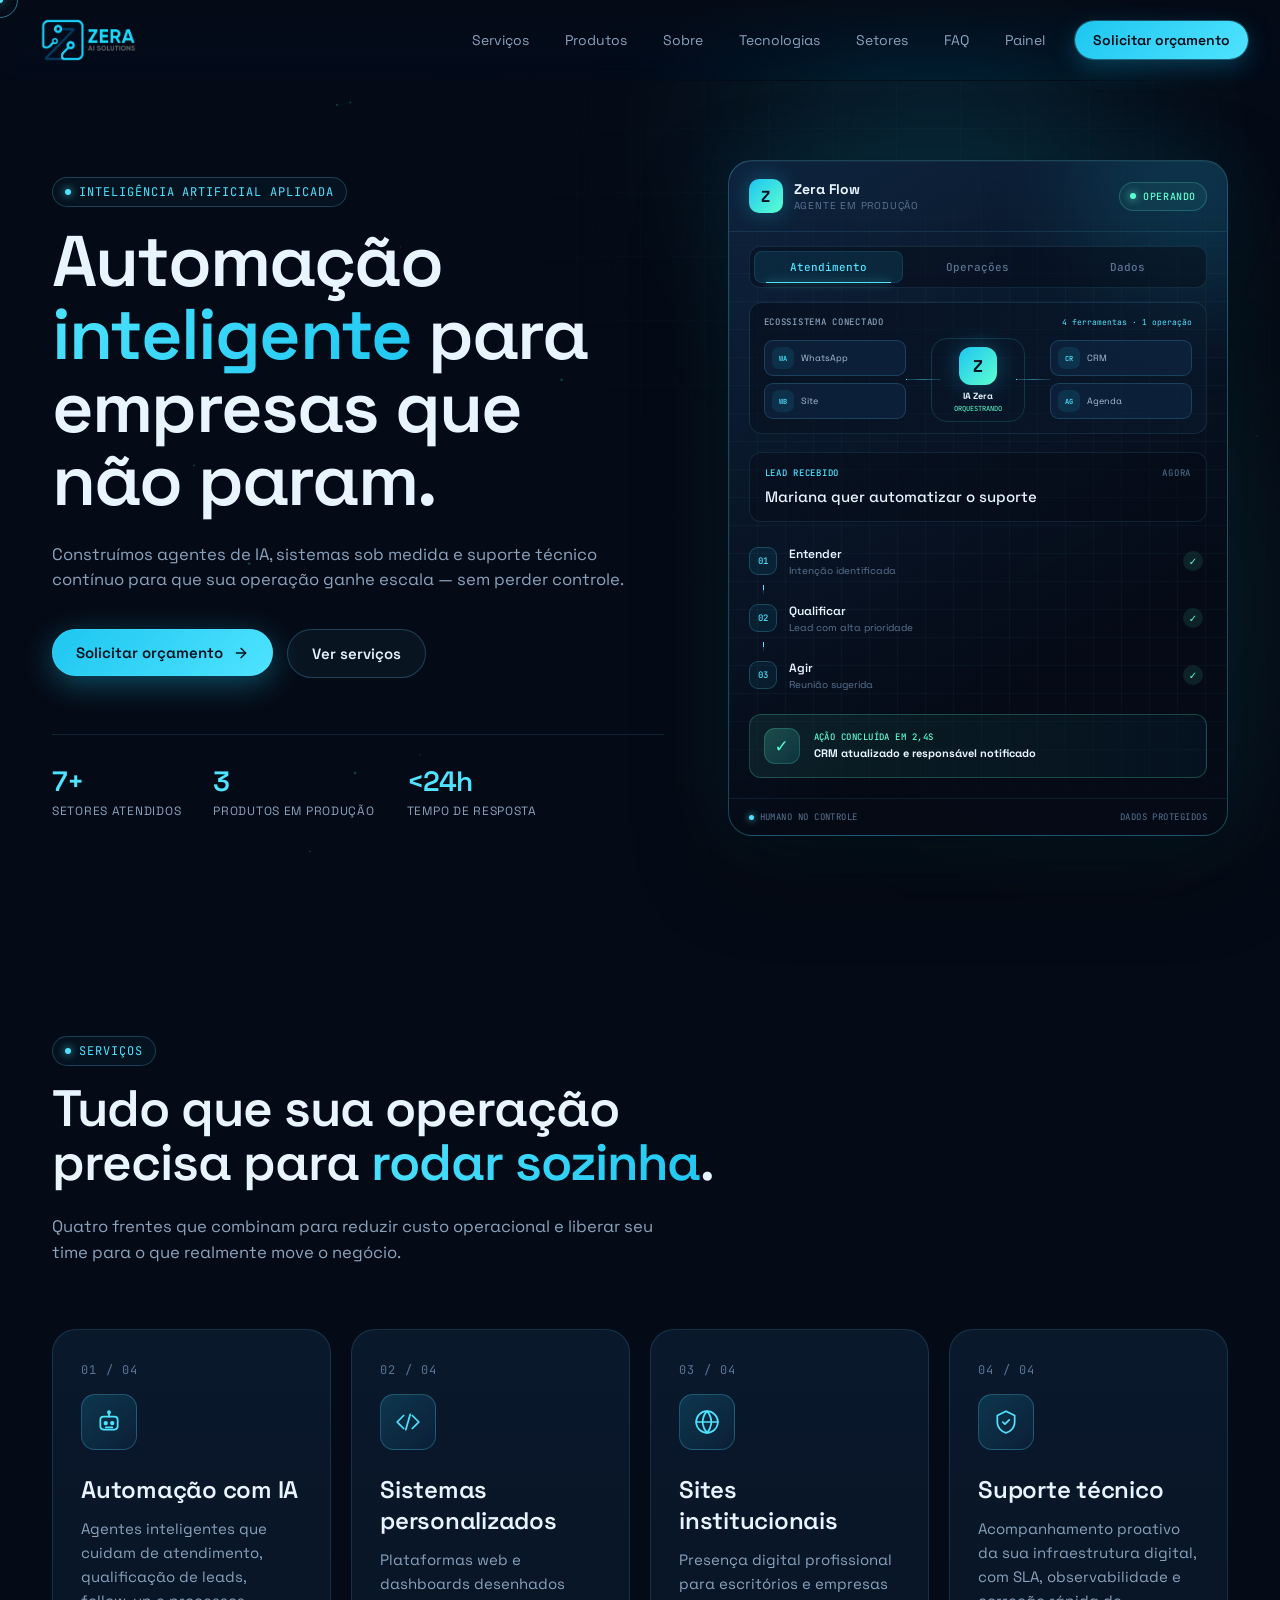
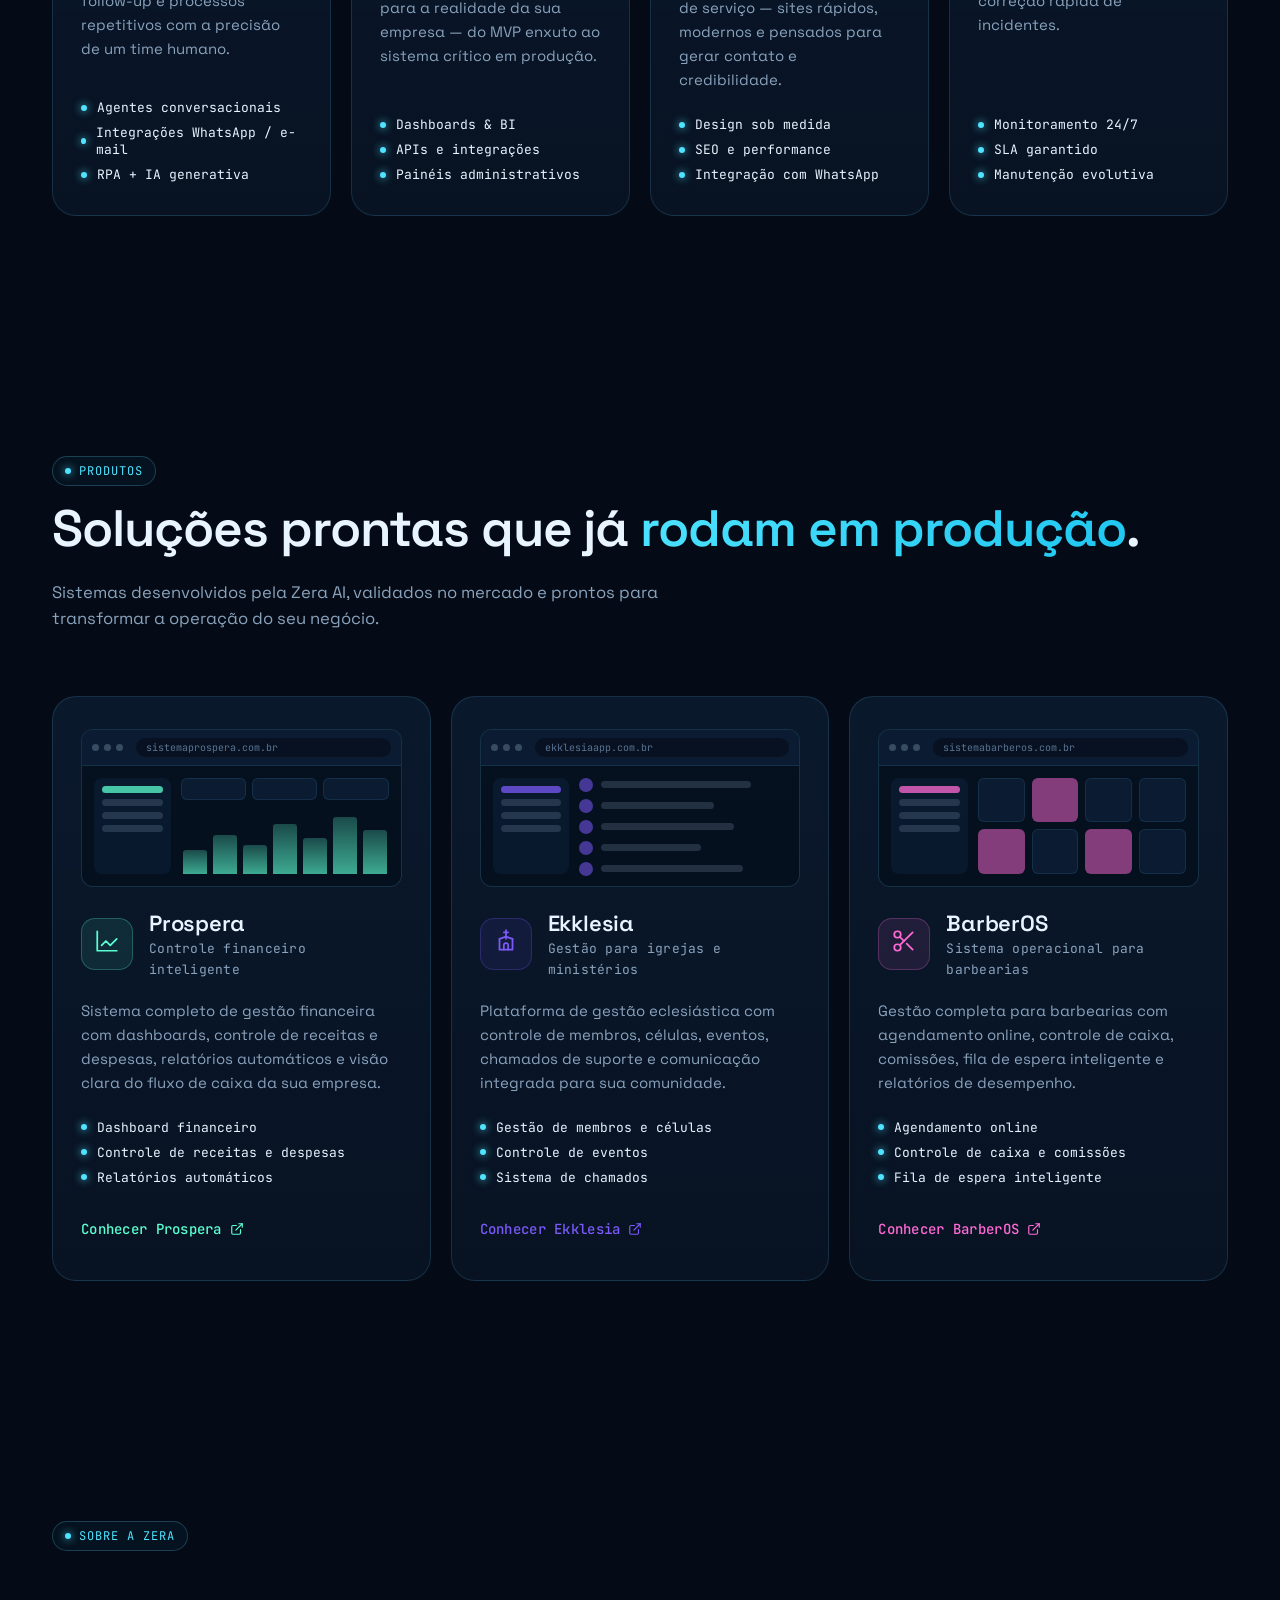
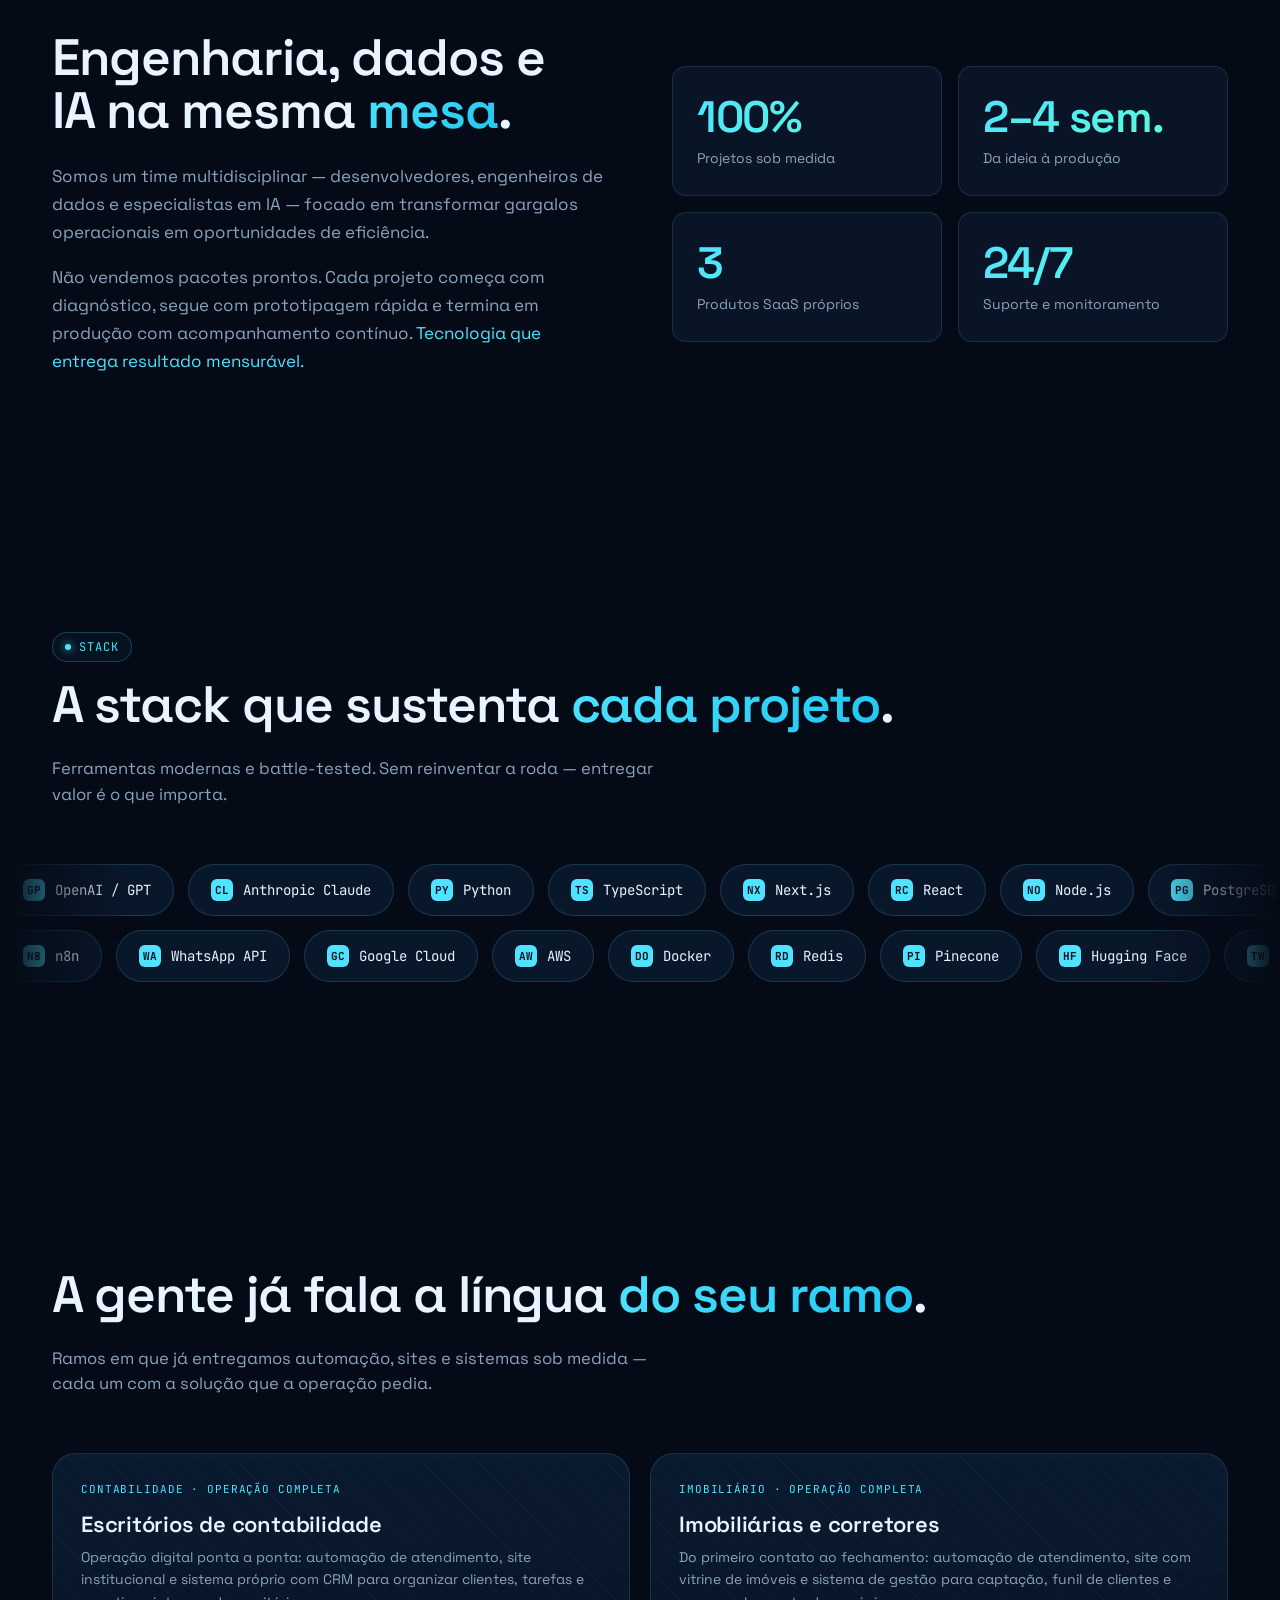
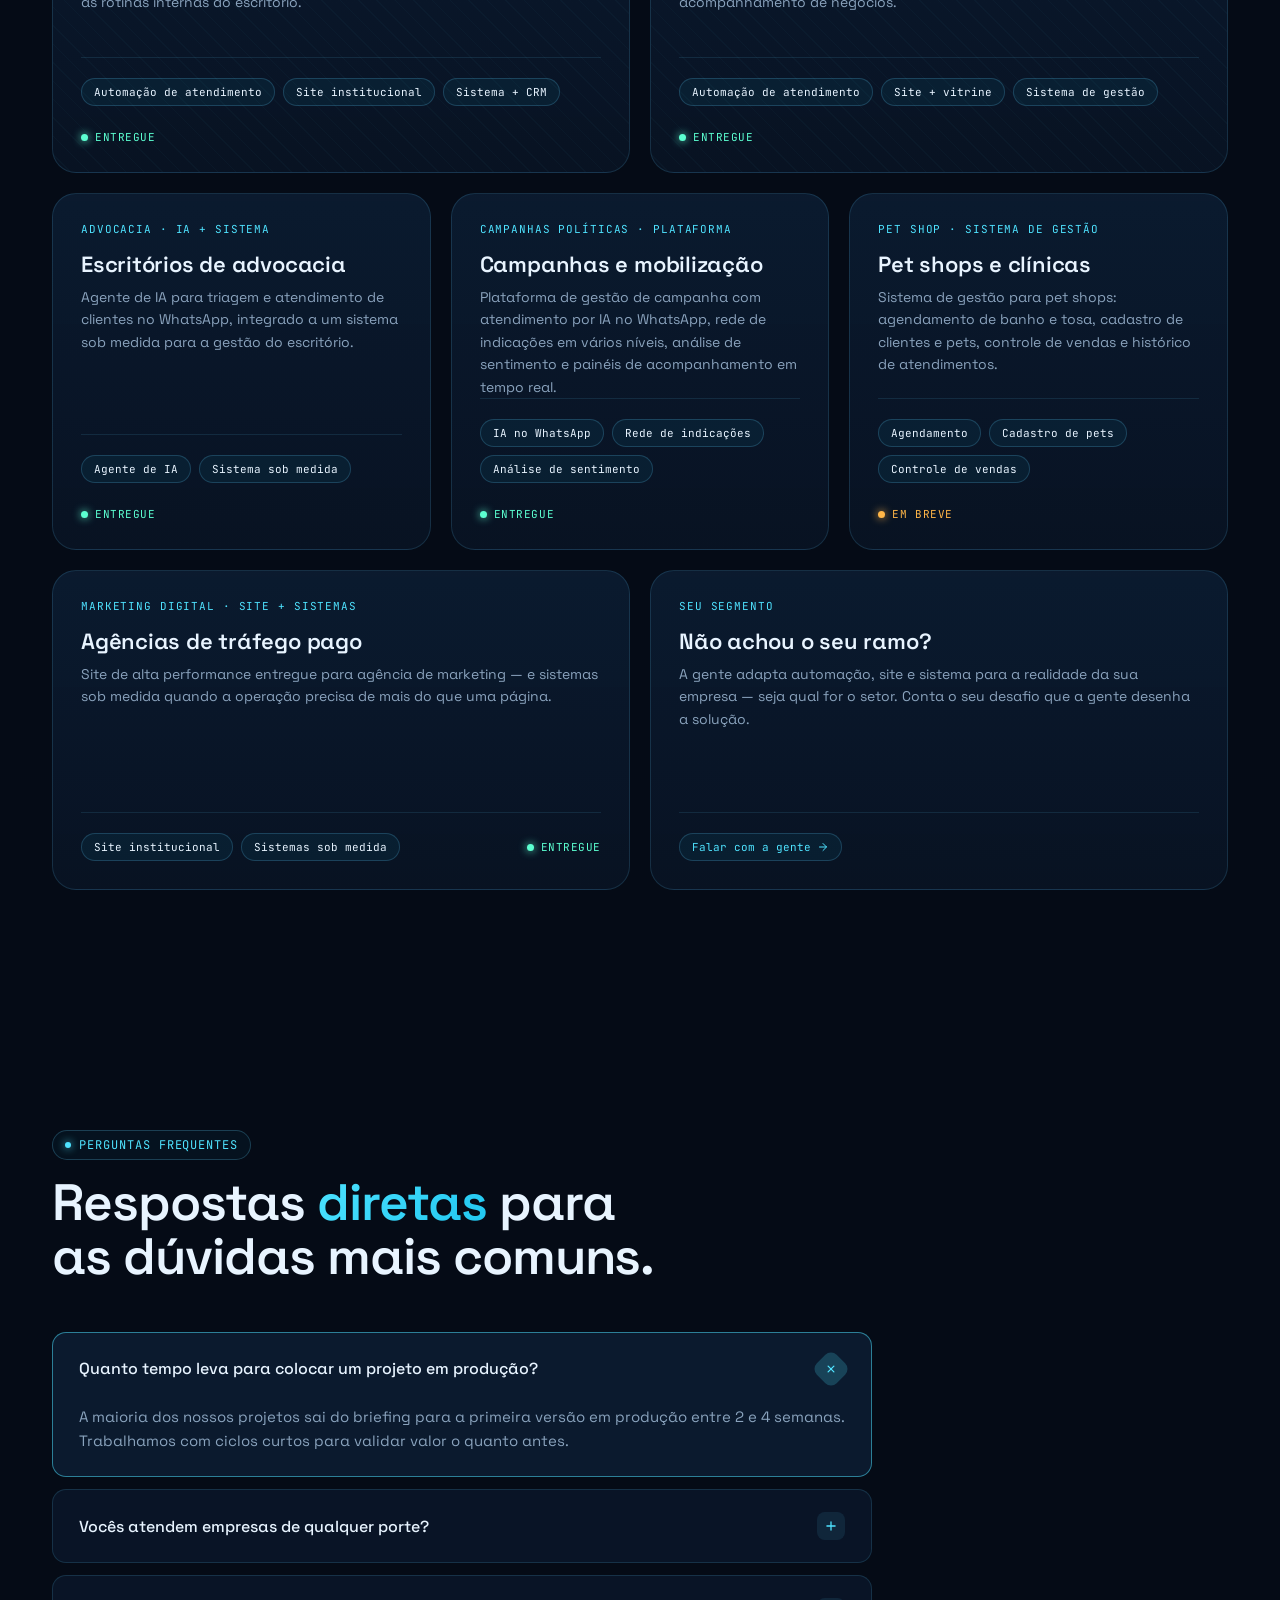
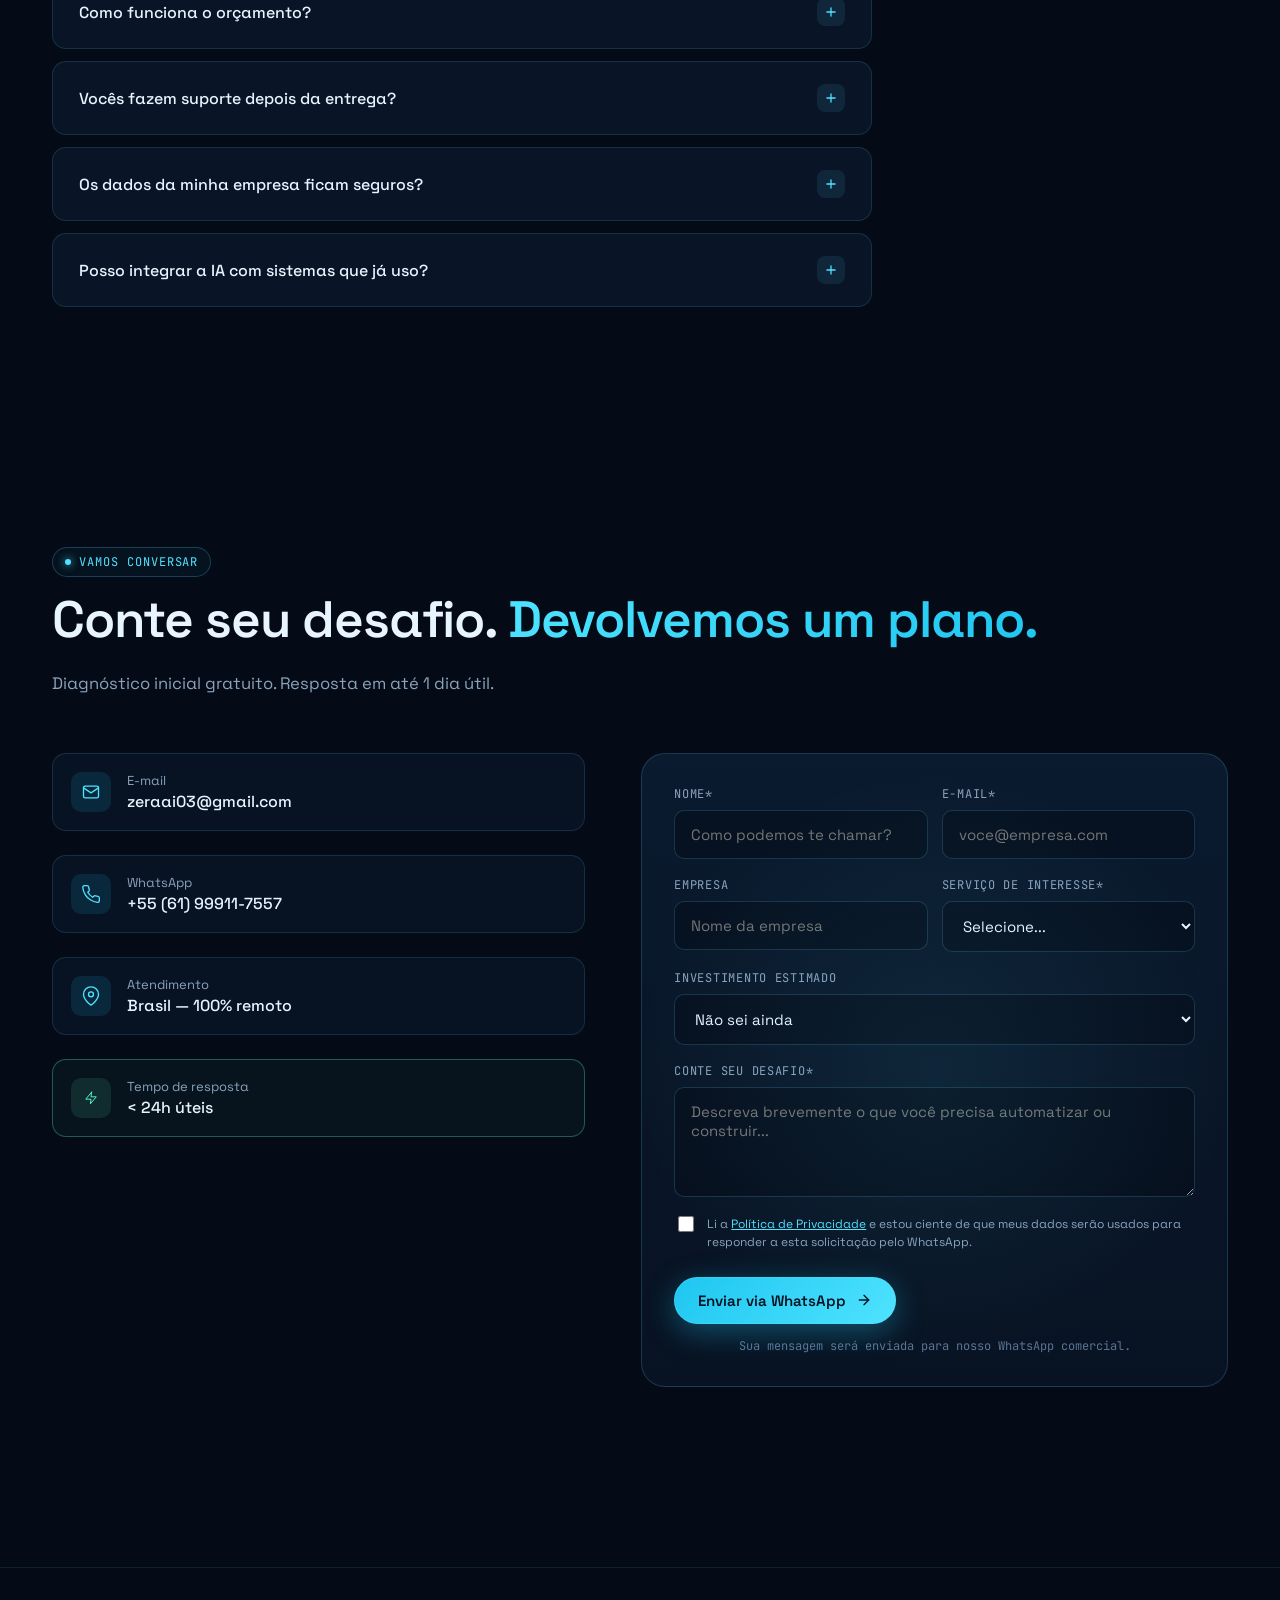
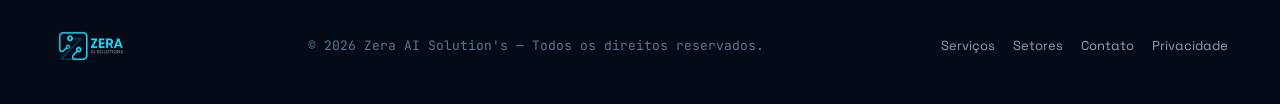
<file: index.html>
<!DOCTYPE html>
<html lang="pt-BR">
<head>
  <meta charset="UTF-8">
  <meta name="viewport" content="width=device-width, initial-scale=1.0">
  <title>Zera AI Solution's — Automação inteligente para empresas</title>
  <meta name="description" content="Agentes de IA, sistemas personalizados e suporte técnico para empresas que querem escalar com inteligência.">

  <link rel="icon" type="image/png" href="assets/zera-logo.png">
  <link rel="apple-touch-icon" href="assets/zera-logo.png">

  <link rel="preconnect" href="https://fonts.googleapis.com">
  <link rel="preconnect" href="https://fonts.gstatic.com" crossorigin>
  <link href="https://fonts.googleapis.com/css2?family=Space+Grotesk:wght@400;500;600;700&family=Sora:wght@400;500;600;700&family=Outfit:wght@400;500;600;700&family=JetBrains+Mono:wght@400;500;600&display=swap" rel="stylesheet">

  <link rel="stylesheet" href="styles.css">
</head>
<body>
  <div id="root"></div>

  <script src="assets/vendor/react.production.min.js"></script>
  <script src="assets/vendor/react-dom.production.min.js"></script>
  <script src="effects.js"></script>
  <script src="sections.js"></script>
  <script src="app.js"></script>
</body>
</html>
</file>
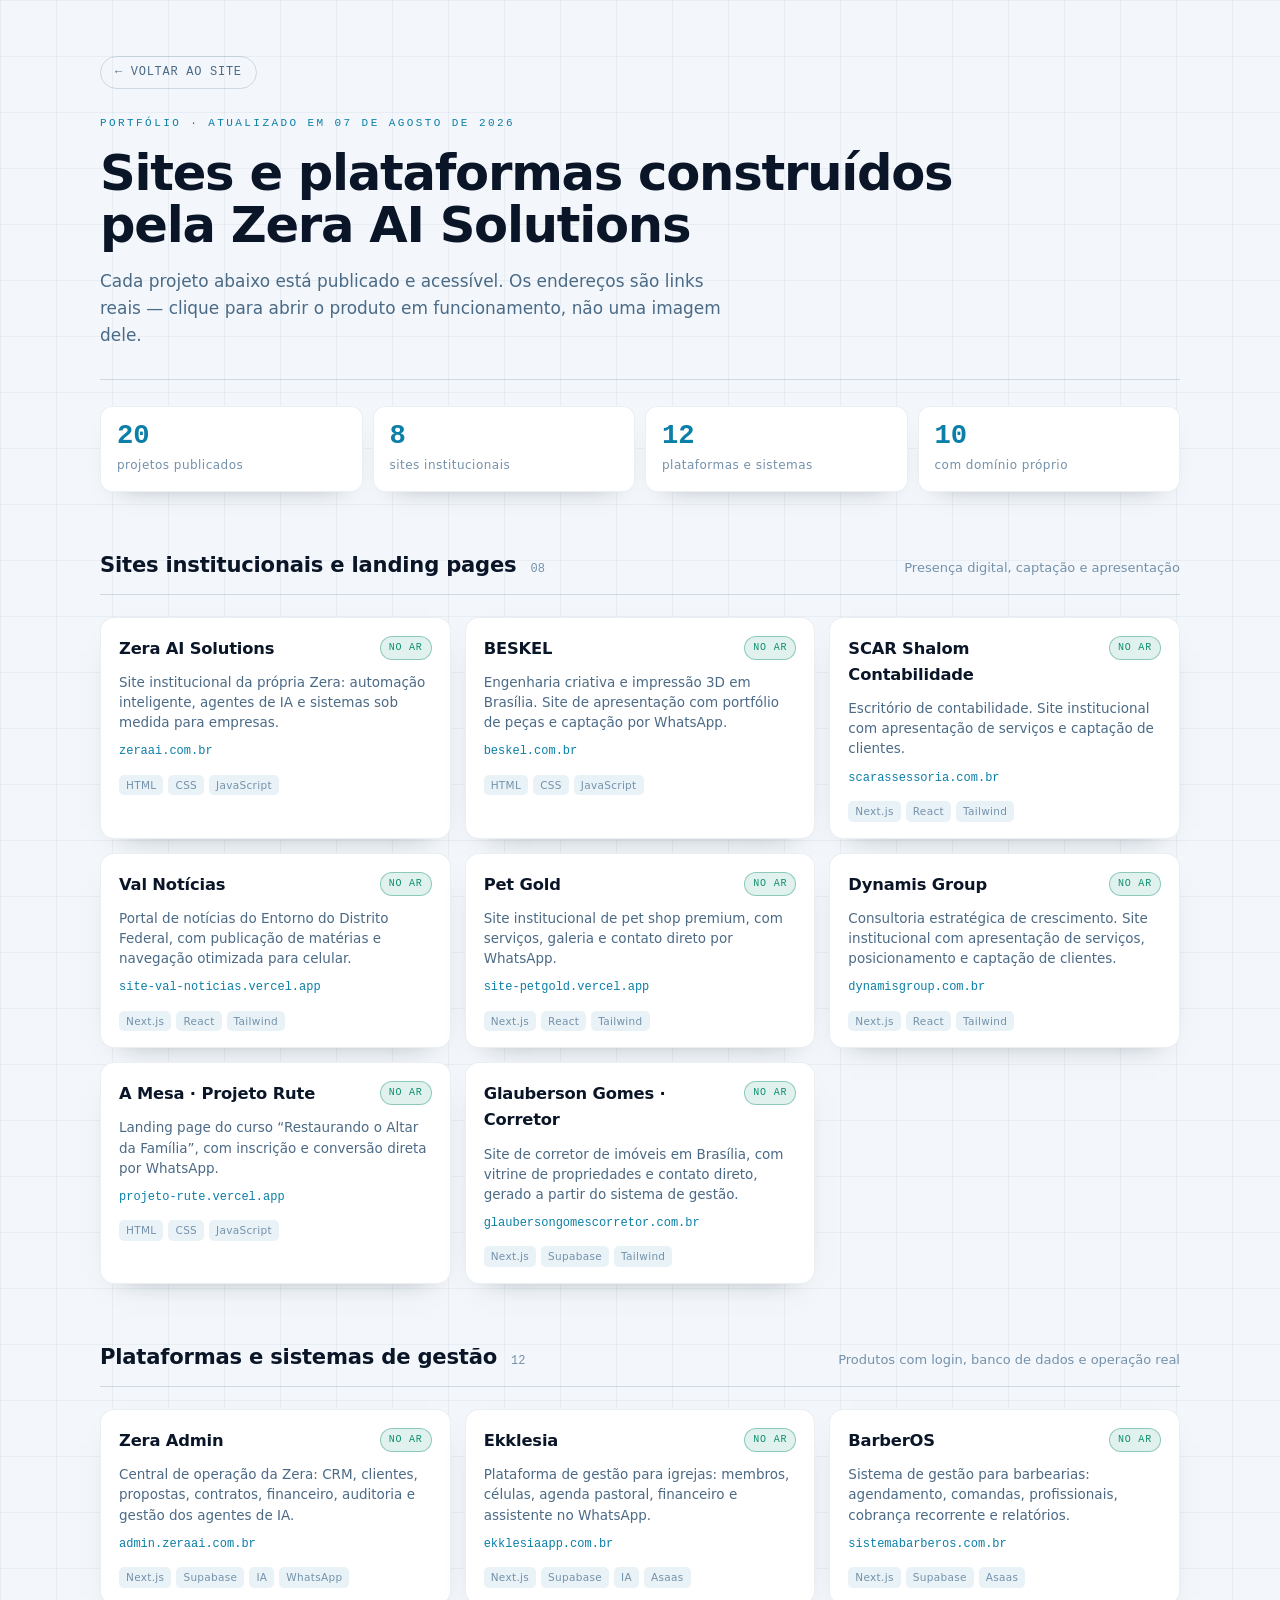
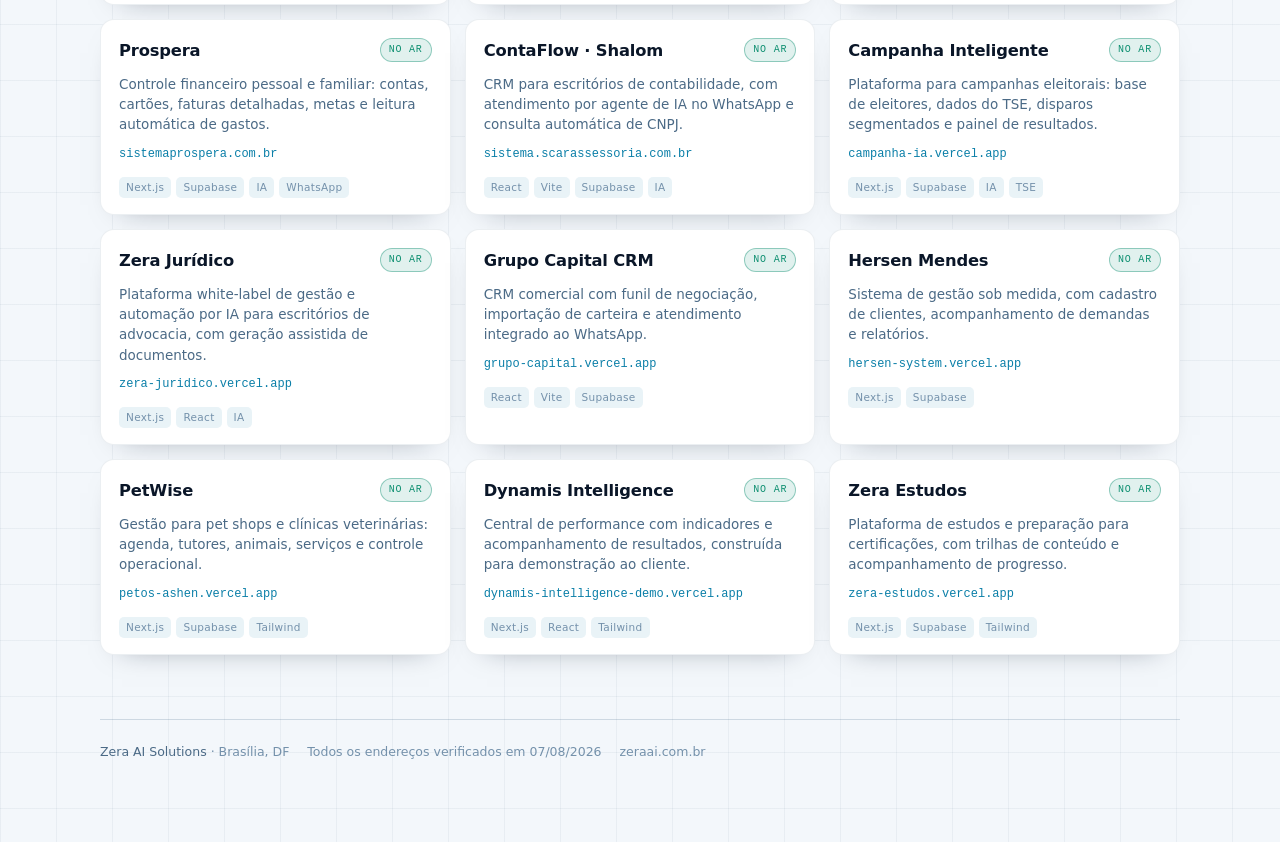
<file: portfolio.html>
<!doctype html>
<html lang="pt-BR">
<head>
<meta charset="utf-8">
<meta name="viewport" content="width=device-width, initial-scale=1">
<title>Portfólio Zera AI Solutions | Zera AI Solutions</title>
<meta name="description" content="Sites e plataformas construidos pela Zera AI Solutions. 20 projetos publicados, com link direto para cada um em funcionamento.">
<link rel="canonical" href="https://zeraai.com.br/portfolio.html">
<meta property="og:type" content="website">
<meta property="og:title" content="Portfolio | Zera AI Solutions">
<meta property="og:description" content="20 sites e plataformas publicados. Cada endereco abre o produto em funcionamento.">
<meta property="og:url" content="https://zeraai.com.br/portfolio.html">
<meta property="og:image" content="https://zeraai.com.br/assets/og.png">
<meta name="twitter:card" content="summary_large_image">
<style>
  :root {
    --ground:   #050b16;
    --surface:  #0a1628;
    --raised:   #0f2540;
    --line:     rgba(94, 198, 240, 0.16);
    --line-soft:rgba(94, 198, 240, 0.08);
    --accent:   #1ec6f0;
    --accent-hi:#4fe3ff;
    --mint:     #5cffd1;
    --text:     #e8f4ff;
    --muted:    #8aa3bd;
    --dim:      #5a7493;
    --chip-bg:  rgba(30, 198, 240, 0.10);
    --grid:     rgba(94, 198, 240, 0.05);
    --shadow:   0 1px 0 rgba(255,255,255,0.03) inset, 0 18px 40px -28px rgba(0,0,0,0.9);
  }

  @media (prefers-color-scheme: light) {
    :root {
      --ground:   #f3f7fb;
      --surface:  #ffffff;
      --raised:   #eaf2f8;
      --line:     rgba(11, 60, 92, 0.16);
      --line-soft:rgba(11, 60, 92, 0.08);
      --accent:   #0b7fa8;
      --accent-hi:#096b8f;
      --mint:     #0d8f70;
      --text:     #0a1628;
      --muted:    #4b6a86;
      --dim:      #7491ab;
      --chip-bg:  rgba(11, 127, 168, 0.09);
      --grid:     rgba(11, 60, 92, 0.05);
      --shadow:   0 1px 0 rgba(255,255,255,0.7) inset, 0 12px 28px -22px rgba(10,22,40,0.5);
    }
  }

  :root[data-theme="light"] {
    --ground:#f3f7fb; --surface:#ffffff; --raised:#eaf2f8;
    --line:rgba(11,60,92,0.16); --line-soft:rgba(11,60,92,0.08);
    --accent:#0b7fa8; --accent-hi:#096b8f; --mint:#0d8f70;
    --text:#0a1628; --muted:#4b6a86; --dim:#7491ab;
    --chip-bg:rgba(11,127,168,0.09); --grid:rgba(11,60,92,0.05);
    --shadow:0 1px 0 rgba(255,255,255,0.7) inset, 0 12px 28px -22px rgba(10,22,40,0.5);
  }
  :root[data-theme="dark"] {
    --ground:#050b16; --surface:#0a1628; --raised:#0f2540;
    --line:rgba(94,198,240,0.16); --line-soft:rgba(94,198,240,0.08);
    --accent:#1ec6f0; --accent-hi:#4fe3ff; --mint:#5cffd1;
    --text:#e8f4ff; --muted:#8aa3bd; --dim:#5a7493;
    --chip-bg:rgba(30,198,240,0.10); --grid:rgba(94,198,240,0.05);
    --shadow:0 1px 0 rgba(255,255,255,0.03) inset, 0 18px 40px -28px rgba(0,0,0,0.9);
  }

  body {
    margin: 0;
    background-color: var(--ground);
    background-image:
      linear-gradient(var(--grid) 1px, transparent 1px),
      linear-gradient(90deg, var(--grid) 1px, transparent 1px);
    background-size: 56px 56px, 56px 56px;
    color: var(--text);
    font-family: 'Space Grotesk', ui-sans-serif, system-ui, 'Segoe UI', Roboto, sans-serif;
    font-size: 16px;
    line-height: 1.6;
    -webkit-font-smoothing: antialiased;
  }

  .wrap { max-width: 1080px; margin: 0 auto; padding: 56px 24px 80px; }

  /* ---------- cabeçalho ---------- */
  .eyebrow {
    font-family: ui-monospace, 'JetBrains Mono', 'Cascadia Code', Consolas, monospace;
    font-size: 11px; letter-spacing: 0.22em; text-transform: uppercase;
    color: var(--accent); margin: 0 0 14px;
  }
  h1 {
    font-size: clamp(2rem, 5vw, 3.1rem); line-height: 1.06; margin: 0 0 16px;
    font-weight: 700; letter-spacing: -0.025em; text-wrap: balance;
  }
  .lede { font-size: 1.06rem; color: var(--muted); max-width: 60ch; margin: 0; }

  .stats {
    display: flex; flex-wrap: wrap; gap: 10px; margin-top: 30px;
    padding-top: 26px; border-top: 1px solid var(--line);
  }
  .stat {
    flex: 1 1 150px; background: var(--surface); border: 1px solid var(--line-soft);
    border-radius: 12px; padding: 14px 16px; box-shadow: var(--shadow);
  }
  .stat b {
    display: block;
    font-family: ui-monospace, 'JetBrains Mono', Consolas, monospace;
    font-size: 1.7rem; font-weight: 600; line-height: 1.1;
    font-variant-numeric: tabular-nums; color: var(--accent);
  }
  .stat span { font-size: 12px; color: var(--dim); letter-spacing: 0.04em; }

  /* ---------- seções ---------- */
  section { margin-top: 56px; }
  .sec-head {
    display: flex; align-items: baseline; gap: 14px;
    padding-bottom: 12px; border-bottom: 1px solid var(--line); margin-bottom: 22px;
  }
  .sec-head h2 { font-size: 1.32rem; margin: 0; font-weight: 600; letter-spacing: -0.01em; }
  .sec-head .count {
    font-family: ui-monospace, 'JetBrains Mono', Consolas, monospace;
    font-size: 12px; color: var(--dim); font-variant-numeric: tabular-nums;
  }
  .sec-head p { margin: 0 0 0 auto; font-size: 13px; color: var(--dim); }

  .grid { display: grid; grid-template-columns: repeat(auto-fill, minmax(320px, 1fr)); gap: 14px; }

  .card {
    background: var(--surface); border: 1px solid var(--line-soft); border-radius: 14px;
    padding: 18px 18px 16px; display: flex; flex-direction: column; gap: 10px;
    box-shadow: var(--shadow); transition: border-color .18s ease, transform .18s ease;
  }
  .card:hover { border-color: var(--line); transform: translateY(-2px); }
  @media (prefers-reduced-motion: reduce) { .card { transition: none; } .card:hover { transform: none; } }

  .card-top { display: flex; align-items: flex-start; gap: 10px; }
  .card h3 { margin: 0; font-size: 1.02rem; font-weight: 600; letter-spacing: -0.01em; flex: 1; }
  .card p { margin: 0; font-size: 13.5px; color: var(--muted); line-height: 1.5; }

  .pill {
    font-family: ui-monospace, 'JetBrains Mono', Consolas, monospace;
    font-size: 10px; letter-spacing: 0.08em; text-transform: uppercase;
    padding: 3px 8px; border-radius: 999px; white-space: nowrap; border: 1px solid;
  }
  .pill.no-ar   { color: var(--mint);   border-color: color-mix(in srgb, var(--mint) 40%, transparent);
                  background: color-mix(in srgb, var(--mint) 12%, transparent); }
  .pill.dev     { color: var(--accent); border-color: color-mix(in srgb, var(--accent) 40%, transparent);
                  background: var(--chip-bg); }
  .pill.pausado { color: var(--dim);    border-color: var(--line); background: transparent; }

  .url {
    font-family: ui-monospace, 'JetBrains Mono', Consolas, monospace;
    font-size: 12px; color: var(--accent); text-decoration: none;
    word-break: break-all; border-bottom: 1px solid transparent; align-self: flex-start;
  }
  .url:hover, .url:focus-visible { color: var(--accent-hi); border-bottom-color: currentColor; }
  .url:focus-visible { outline: 2px solid var(--accent); outline-offset: 3px; border-radius: 3px; }

  .tags { display: flex; flex-wrap: wrap; gap: 5px; margin-top: 2px; }
  .tag {
    font-size: 10.5px; letter-spacing: 0.03em; color: var(--dim);
    background: var(--chip-bg); border-radius: 5px; padding: 2px 7px;
  }

  footer {
    margin-top: 64px; padding-top: 22px; border-top: 1px solid var(--line);
    font-size: 12.5px; color: var(--dim); display: flex; flex-wrap: wrap; gap: 8px 18px;
  }
  footer b { color: var(--muted); font-weight: 500; }
</style>
<style>
  .voltar {
    display:inline-flex; align-items:center; gap:6px; margin-bottom:26px;
    font-family: ui-monospace,'JetBrains Mono',Consolas,monospace;
    font-size:12px; letter-spacing:.06em; text-transform:uppercase;
    color:var(--muted); text-decoration:none;
    border:1px solid var(--line); border-radius:999px; padding:6px 14px;
    transition:color .18s ease, border-color .18s ease;
  }
  .voltar:hover, .voltar:focus-visible { color:var(--accent); border-color:var(--accent); }
  .voltar:focus-visible { outline:2px solid var(--accent); outline-offset:3px; }
</style>
</head>
<body>
<div class="wrap">
    <a class="voltar" href="/">&larr; Voltar ao site</a>


  <header>
    <p class="eyebrow">Portfólio · Atualizado em 07 de agosto de 2026</p>
    <h1>Sites e plataformas construídos pela Zera AI Solutions</h1>
    <p class="lede">
      Cada projeto abaixo está publicado e acessível. Os endereços são links reais —
      clique para abrir o produto em funcionamento, não uma imagem dele.
    </p>

    <div class="stats">
      <div class="stat"><b>20</b><span>projetos publicados</span></div>
      <div class="stat"><b>8</b><span>sites institucionais</span></div>
      <div class="stat"><b>12</b><span>plataformas e sistemas</span></div>
      <div class="stat"><b>10</b><span>com domínio próprio</span></div>
    </div>
  </header>

  <section>
    <div class="sec-head">
      <h2>Sites institucionais e landing pages</h2>
      <span class="count">08</span>
      <p>Presença digital, captação e apresentação</p>
    </div>

    <div class="grid">

      <article class="card">
        <div class="card-top"><h3>Zera AI Solutions</h3><span class="pill no-ar">No ar</span></div>
        <p>Site institucional da própria Zera: automação inteligente, agentes de IA e sistemas sob medida para empresas.</p>
        <a class="url" href="https://zeraai.com.br" target="_blank" rel="noopener">zeraai.com.br</a>
        <div class="tags"><span class="tag">HTML</span><span class="tag">CSS</span><span class="tag">JavaScript</span></div>
      </article>

      <article class="card">
        <div class="card-top"><h3>BESKEL</h3><span class="pill no-ar">No ar</span></div>
        <p>Engenharia criativa e impressão 3D em Brasília. Site de apresentação com portfólio de peças e captação por WhatsApp.</p>
        <a class="url" href="https://beskel.com.br" target="_blank" rel="noopener">beskel.com.br</a>
        <div class="tags"><span class="tag">HTML</span><span class="tag">CSS</span><span class="tag">JavaScript</span></div>
      </article>

      <article class="card">
        <div class="card-top"><h3>SCAR Shalom Contabilidade</h3><span class="pill no-ar">No ar</span></div>
        <p>Escritório de contabilidade. Site institucional com apresentação de serviços e captação de clientes.</p>
        <a class="url" href="https://scarassessoria.com.br" target="_blank" rel="noopener">scarassessoria.com.br</a>
        <div class="tags"><span class="tag">Next.js</span><span class="tag">React</span><span class="tag">Tailwind</span></div>
      </article>

      <article class="card">
        <div class="card-top"><h3>Val Notícias</h3><span class="pill no-ar">No ar</span></div>
        <p>Portal de notícias do Entorno do Distrito Federal, com publicação de matérias e navegação otimizada para celular.</p>
        <a class="url" href="https://site-val-noticias.vercel.app" target="_blank" rel="noopener">site-val-noticias.vercel.app</a>
        <div class="tags"><span class="tag">Next.js</span><span class="tag">React</span><span class="tag">Tailwind</span></div>
      </article>

      <article class="card">
        <div class="card-top"><h3>Pet Gold</h3><span class="pill no-ar">No ar</span></div>
        <p>Site institucional de pet shop premium, com serviços, galeria e contato direto por WhatsApp.</p>
        <a class="url" href="https://site-petgold.vercel.app" target="_blank" rel="noopener">site-petgold.vercel.app</a>
        <div class="tags"><span class="tag">Next.js</span><span class="tag">React</span><span class="tag">Tailwind</span></div>
      </article>

      <article class="card">
        <div class="card-top"><h3>Dynamis Group</h3><span class="pill no-ar">No ar</span></div>
        <p>Consultoria estratégica de crescimento. Site institucional com apresentação de serviços, posicionamento e captação de clientes.</p>
        <a class="url" href="https://dynamisgroup.com.br" target="_blank" rel="noopener">dynamisgroup.com.br</a>
        <div class="tags"><span class="tag">Next.js</span><span class="tag">React</span><span class="tag">Tailwind</span></div>
      </article>

      <article class="card">
        <div class="card-top"><h3>A Mesa · Projeto Rute</h3><span class="pill no-ar">No ar</span></div>
        <p>Landing page do curso “Restaurando o Altar da Família”, com inscrição e conversão direta por WhatsApp.</p>
        <a class="url" href="https://projeto-rute.vercel.app" target="_blank" rel="noopener">projeto-rute.vercel.app</a>
        <div class="tags"><span class="tag">HTML</span><span class="tag">CSS</span><span class="tag">JavaScript</span></div>
      </article>

      <article class="card">
        <div class="card-top"><h3>Glauberson Gomes · Corretor</h3><span class="pill no-ar">No ar</span></div>
        <p>Site de corretor de imóveis em Brasília, com vitrine de propriedades e contato direto, gerado a partir do sistema de gestão.</p>
        <a class="url" href="https://glaubersongomescorretor.com.br" target="_blank" rel="noopener">glaubersongomescorretor.com.br</a>
        <div class="tags"><span class="tag">Next.js</span><span class="tag">Supabase</span><span class="tag">Tailwind</span></div>
      </article>

    </div>
  </section>

  <section>
    <div class="sec-head">
      <h2>Plataformas e sistemas de gestão</h2>
      <span class="count">12</span>
      <p>Produtos com login, banco de dados e operação real</p>
    </div>

    <div class="grid">

      <article class="card">
        <div class="card-top"><h3>Zera Admin</h3><span class="pill no-ar">No ar</span></div>
        <p>Central de operação da Zera: CRM, clientes, propostas, contratos, financeiro, auditoria e gestão dos agentes de IA.</p>
        <a class="url" href="https://admin.zeraai.com.br" target="_blank" rel="noopener">admin.zeraai.com.br</a>
        <div class="tags"><span class="tag">Next.js</span><span class="tag">Supabase</span><span class="tag">IA</span><span class="tag">WhatsApp</span></div>
      </article>

      <article class="card">
        <div class="card-top"><h3>Ekklesia</h3><span class="pill no-ar">No ar</span></div>
        <p>Plataforma de gestão para igrejas: membros, células, agenda pastoral, financeiro e assistente no WhatsApp.</p>
        <a class="url" href="https://www.ekklesiaapp.com.br" target="_blank" rel="noopener">ekklesiaapp.com.br</a>
        <div class="tags"><span class="tag">Next.js</span><span class="tag">Supabase</span><span class="tag">IA</span><span class="tag">Asaas</span></div>
      </article>

      <article class="card">
        <div class="card-top"><h3>BarberOS</h3><span class="pill no-ar">No ar</span></div>
        <p>Sistema de gestão para barbearias: agendamento, comandas, profissionais, cobrança recorrente e relatórios.</p>
        <a class="url" href="https://www.sistemabarberos.com.br" target="_blank" rel="noopener">sistemabarberos.com.br</a>
        <div class="tags"><span class="tag">Next.js</span><span class="tag">Supabase</span><span class="tag">Asaas</span></div>
      </article>

      <article class="card">
        <div class="card-top"><h3>Prospera</h3><span class="pill no-ar">No ar</span></div>
        <p>Controle financeiro pessoal e familiar: contas, cartões, faturas detalhadas, metas e leitura automática de gastos.</p>
        <a class="url" href="https://www.sistemaprospera.com.br" target="_blank" rel="noopener">sistemaprospera.com.br</a>
        <div class="tags"><span class="tag">Next.js</span><span class="tag">Supabase</span><span class="tag">IA</span><span class="tag">WhatsApp</span></div>
      </article>

      <article class="card">
        <div class="card-top"><h3>ContaFlow · Shalom</h3><span class="pill no-ar">No ar</span></div>
        <p>CRM para escritórios de contabilidade, com atendimento por agente de IA no WhatsApp e consulta automática de CNPJ.</p>
        <a class="url" href="https://sistema.scarassessoria.com.br" target="_blank" rel="noopener">sistema.scarassessoria.com.br</a>
        <div class="tags"><span class="tag">React</span><span class="tag">Vite</span><span class="tag">Supabase</span><span class="tag">IA</span></div>
      </article>

      <article class="card">
        <div class="card-top"><h3>Campanha Inteligente</h3><span class="pill no-ar">No ar</span></div>
        <p>Plataforma para campanhas eleitorais: base de eleitores, dados do TSE, disparos segmentados e painel de resultados.</p>
        <a class="url" href="https://campanha-ia.vercel.app" target="_blank" rel="noopener">campanha-ia.vercel.app</a>
        <div class="tags"><span class="tag">Next.js</span><span class="tag">Supabase</span><span class="tag">IA</span><span class="tag">TSE</span></div>
      </article>

      <article class="card">
        <div class="card-top"><h3>Zera Jurídico</h3><span class="pill no-ar">No ar</span></div>
        <p>Plataforma white-label de gestão e automação por IA para escritórios de advocacia, com geração assistida de documentos.</p>
        <a class="url" href="https://zera-juridico.vercel.app" target="_blank" rel="noopener">zera-juridico.vercel.app</a>
        <div class="tags"><span class="tag">Next.js</span><span class="tag">React</span><span class="tag">IA</span></div>
      </article>

      <article class="card">
        <div class="card-top"><h3>Grupo Capital CRM</h3><span class="pill no-ar">No ar</span></div>
        <p>CRM comercial com funil de negociação, importação de carteira e atendimento integrado ao WhatsApp.</p>
        <a class="url" href="https://grupo-capital.vercel.app" target="_blank" rel="noopener">grupo-capital.vercel.app</a>
        <div class="tags"><span class="tag">React</span><span class="tag">Vite</span><span class="tag">Supabase</span></div>
      </article>

      <article class="card">
        <div class="card-top"><h3>Hersen Mendes</h3><span class="pill no-ar">No ar</span></div>
        <p>Sistema de gestão sob medida, com cadastro de clientes, acompanhamento de demandas e relatórios.</p>
        <a class="url" href="https://hersen-system.vercel.app" target="_blank" rel="noopener">hersen-system.vercel.app</a>
        <div class="tags"><span class="tag">Next.js</span><span class="tag">Supabase</span></div>
      </article>

      <article class="card">
        <div class="card-top"><h3>PetWise</h3><span class="pill no-ar">No ar</span></div>
        <p>Gestão para pet shops e clínicas veterinárias: agenda, tutores, animais, serviços e controle operacional.</p>
        <a class="url" href="https://petos-ashen.vercel.app" target="_blank" rel="noopener">petos-ashen.vercel.app</a>
        <div class="tags"><span class="tag">Next.js</span><span class="tag">Supabase</span><span class="tag">Tailwind</span></div>
      </article>

      <article class="card">
        <div class="card-top"><h3>Dynamis Intelligence</h3><span class="pill no-ar">No ar</span></div>
        <p>Central de performance com indicadores e acompanhamento de resultados, construída para demonstração ao cliente.</p>
        <a class="url" href="https://dynamis-intelligence-demo.vercel.app" target="_blank" rel="noopener">dynamis-intelligence-demo.vercel.app</a>
        <div class="tags"><span class="tag">Next.js</span><span class="tag">React</span><span class="tag">Tailwind</span></div>
      </article>

      <article class="card">
        <div class="card-top"><h3>Zera Estudos</h3><span class="pill no-ar">No ar</span></div>
        <p>Plataforma de estudos e preparação para certificações, com trilhas de conteúdo e acompanhamento de progresso.</p>
        <a class="url" href="https://zera-estudos.vercel.app" target="_blank" rel="noopener">zera-estudos.vercel.app</a>
        <div class="tags"><span class="tag">Next.js</span><span class="tag">Supabase</span><span class="tag">Tailwind</span></div>
      </article>

    </div>
  </section>

  <footer>
    <span><b>Zera AI Solutions</b> · Brasília, DF</span>
    <span>Todos os endereços verificados em 07/08/2026</span>
    <span>zeraai.com.br</span>
  </footer>

</div>
</body>
</html>
</file>
<file: styles.css>
/* === Zera AI Solutions — Global Styles === */

:root {
  --bg-0:        #050b16;
  --bg-1:        #0a1628;
  --bg-2:        #0f2540;
  --panel:       rgba(15, 37, 64, 0.55);
  --panel-bd:    rgba(94, 198, 240, 0.18);
  --cyan:        #1ec6f0;
  --cyan-2:      #4fe3ff;
  --cyan-soft:   rgba(30, 198, 240, 0.15);
  --navy:        #0f2d4a;
  --mint:        #5cffd1;
  --text:        #e8f4ff;
  --text-mute:   #8aa3bd;
  --text-dim:    #5a7493;
  --grid:        rgba(94, 198, 240, 0.06);
  --radius:      14px;
  --radius-lg:   24px;
  --shadow-glow: 0 0 60px rgba(30, 198, 240, 0.18);
}

* { box-sizing: border-box; cursor: none; }
html, body { margin: 0; padding: 0; }
html { scroll-behavior: smooth; }

body {
  background: var(--bg-0);
  color: var(--text);
  font-family: 'Space Grotesk', ui-sans-serif, system-ui, sans-serif;
  font-feature-settings: 'ss01', 'cv11';
  -webkit-font-smoothing: antialiased;
  overflow-x: hidden;
  cursor: none;
  user-select: none;
  -webkit-user-select: none;
  caret-color: transparent;
}

input, textarea, select, [contenteditable] {
  cursor: text;
  user-select: text;
  -webkit-user-select: text;
  caret-color: auto;
}

@media (max-width: 820px) { *, body { cursor: auto; } }

/* === Background scaffold (fixed layers) === */
.bg-stack {
  position: fixed; inset: 0; z-index: 0; pointer-events: none;
  overflow: hidden;
}
.bg-stack .grid-lines {
  position: absolute; inset: 0;
  background-image:
    linear-gradient(var(--grid) 1px, transparent 1px),
    linear-gradient(90deg, var(--grid) 1px, transparent 1px);
  background-size: 64px 64px;
  opacity: .52;
  mask-image: radial-gradient(ellipse 62% 55% at 72% 28%, #000 18%, transparent 78%);
  -webkit-mask-image: radial-gradient(ellipse 62% 55% at 72% 28%, #000 18%, transparent 78%);
}
.bg-stack .glow-a {
  position: absolute; left: 46%; top: -22%;
  width: 54vw; height: 54vw;
  background: radial-gradient(circle, rgba(30, 198, 240, 0.14), transparent 62%);
  filter: blur(52px);
  animation: drift-a 34s ease-in-out infinite alternate;
}
.bg-stack .glow-b {
  position: absolute; right: -15%; bottom: -10%;
  width: 60vw; height: 60vw;
  background: radial-gradient(circle, rgba(92, 255, 209, 0.055), transparent 60%);
  filter: blur(60px);
  animation: drift-b 32s ease-in-out infinite alternate;
}
.bg-stack canvas { position: absolute; inset: 0; width: 100%; height: 100%; opacity: .66; }

@keyframes drift-a {
  to { transform: translate3d(3vw, 4vh, 0) scale(1.04); }
}
@keyframes drift-b {
  to { transform: translate3d(-6vw, -4vh, 0) scale(1.08); }
}

/* === Custom cursor === */
.cursor-dot, .cursor-ring {
  position: fixed; top: 0; left: 0;
  pointer-events: none; z-index: 10050;
  border-radius: 50%;
  transform: translate(-50%, -50%);
  mix-blend-mode: screen;
}
.cursor-dot {
  width: 6px; height: 6px;
  background: var(--cyan-2);
  box-shadow: 0 0 12px var(--cyan-2);
}
.cursor-ring {
  width: 36px; height: 36px;
  border: 1.5px solid rgba(79, 227, 255, 0.5);
  transition: width .25s ease, height .25s ease, border-color .25s ease, background-color .25s ease;
}
.cursor-ring.hover {
  width: 64px; height: 64px;
  border-color: rgba(79, 227, 255, 0.9);
  background: rgba(79, 227, 255, 0.08);
}
.cursor-ring.click { width: 24px; height: 24px; }
@media (max-width: 820px) { .cursor-dot, .cursor-ring { display: none; } }

/* === Layout shell === */
.app { position: relative; z-index: 1; }
.container {
  max-width: 1240px;
  margin: 0 auto;
  padding: 0 32px;
}
@media (max-width: 720px) { .container { padding: 0 20px; } }

/* === Nav === */
.nav {
  position: fixed; top: 0; left: 0; right: 0; z-index: 50;
  display: flex; align-items: center; justify-content: space-between;
  padding: 14px 32px;
  background: linear-gradient(to bottom, rgba(5, 11, 22, 0.85), rgba(5, 11, 22, 0));
  backdrop-filter: blur(12px) saturate(140%);
  -webkit-backdrop-filter: blur(12px) saturate(140%);
  border-bottom: 1px solid transparent;
  transition: transform .35s ease, background .25s ease, border-color .25s ease;
}
.nav.scrolled {
  background: rgba(5, 11, 22, 0.78);
  border-bottom-color: rgba(94, 198, 240, 0.12);
}
.nav.hidden { transform: translateY(-100%); }
.nav-logo { display: flex; align-items: center; gap: 10px; text-decoration: none; color: var(--text); }
.nav-logo img { height: 52px; width: auto; }
@media (max-width: 720px) { .nav-logo img { height: 44px; } }
.nav-links { display: flex; gap: 8px; align-items: center; }
.nav-links a {
  color: var(--text-mute); text-decoration: none;
  font-size: 14px; padding: 8px 14px; border-radius: 8px;
  transition: color .2s, background .2s;
  position: relative;
}
.nav-links a:hover { color: var(--text); background: rgba(94, 198, 240, 0.06); }
.nav-cta {
  margin-left: 8px;
  padding: 10px 18px !important;
  background: linear-gradient(135deg, var(--cyan), var(--cyan-2));
  color: var(--bg-0) !important;
  font-weight: 600;
  border-radius: 999px !important;
  box-shadow: 0 0 0 1px rgba(79, 227, 255, 0.3), 0 8px 24px rgba(30, 198, 240, 0.25);
}
.nav-cta:hover { background: linear-gradient(135deg, var(--cyan-2), var(--cyan)) !important; }

@media (max-width: 820px) {
  .nav { padding: 12px 20px; }
  .nav-links { display: none; }
  .nav-links.mobile-open {
    display: flex; flex-direction: column;
    position: absolute; top: 100%; left: 0; right: 0;
    background: rgba(5, 11, 22, 0.95);
    padding: 20px; gap: 4px;
    border-top: 1px solid rgba(94, 198, 240, 0.12);
  }
  .nav-burger { display: flex !important; }
}
.nav-burger {
  display: none;
  width: 40px; height: 40px;
  align-items: center; justify-content: center;
  border: 1px solid rgba(94, 198, 240, 0.2);
  border-radius: 10px; background: transparent; color: var(--text);
  cursor: none;
}

/* === Section base === */
section { position: relative; padding: 120px 0; }
@media (max-width: 720px) { section { padding: 80px 0; } }

.eyebrow {
  display: inline-flex; align-items: center; gap: 8px;
  font-family: 'JetBrains Mono', monospace;
  font-size: 12px; letter-spacing: 0.08em; text-transform: uppercase;
  color: var(--cyan-2);
  padding: 6px 12px;
  border: 1px solid rgba(94, 198, 240, 0.25);
  border-radius: 999px;
  background: rgba(30, 198, 240, 0.04);
}
.eyebrow .dot {
  width: 6px; height: 6px; border-radius: 50%;
  background: var(--cyan-2); box-shadow: 0 0 8px var(--cyan-2);
  animation: pulse 1.6s ease-in-out infinite;
}
@keyframes pulse {
  0%, 100% { opacity: 1; transform: scale(1); }
  50% { opacity: 0.5; transform: scale(0.7); }
}

.h-display {
  font-family: 'Space Grotesk', sans-serif;
  font-weight: 600;
  font-size: clamp(38px, 5.6vw, 84px);
  line-height: 1.02;
  letter-spacing: -0.025em;
  margin: 18px 0 0;
  text-wrap: balance;
}
.h-section {
  font-family: 'Space Grotesk', sans-serif;
  font-weight: 600;
  font-size: clamp(32px, 4vw, 56px);
  line-height: 1.05;
  letter-spacing: -0.02em;
  margin: 16px 0 0;
  text-wrap: balance;
}
.h-display .accent, .h-section .accent {
  background: linear-gradient(135deg, var(--cyan-2), var(--cyan), var(--mint));
  background-clip: text;
  -webkit-background-clip: text;
  color: transparent;
  background-size: 200% 200%;
  animation: shine 8s ease-in-out infinite;
}
@keyframes shine {
  0%, 100% { background-position: 0% 50%; }
  50% { background-position: 100% 50%; }
}

.section-lead {
  margin: 24px 0 0;
  color: var(--text-mute);
  font-size: clamp(16px, 1.3vw, 19px);
  line-height: 1.55;
  max-width: 640px;
  text-wrap: pretty;
}

/* === Buttons === */
.btn {
  display: inline-flex; align-items: center; gap: 10px;
  padding: 14px 24px;
  font-family: inherit;
  font-size: 15px; font-weight: 600;
  border-radius: 999px;
  border: none;
  cursor: none;
  text-decoration: none;
  transition: transform .2s ease, box-shadow .2s ease;
  position: relative;
  white-space: nowrap;
}
.btn-primary {
  background: linear-gradient(135deg, var(--cyan), var(--cyan-2));
  color: #04111f;
  box-shadow:
    0 0 0 1px rgba(79, 227, 255, 0.3) inset,
    0 8px 30px rgba(30, 198, 240, 0.35);
}
.btn-primary:hover { box-shadow: 0 0 0 1px rgba(79, 227, 255, 0.5) inset, 0 12px 40px rgba(30, 198, 240, 0.55); }
.btn-ghost {
  background: rgba(94, 198, 240, 0.05);
  color: var(--text);
  border: 1px solid rgba(94, 198, 240, 0.25);
}
.btn-ghost:hover { background: rgba(94, 198, 240, 0.1); border-color: rgba(94, 198, 240, 0.45); }
.btn .arrow { transition: transform .2s ease; }
.btn:hover .arrow { transform: translateX(4px); }

/* === Reveal animation === */
.reveal {
  opacity: 0; transform: translateY(24px);
  transition: opacity .9s cubic-bezier(.2,.8,.2,1), transform .9s cubic-bezier(.2,.8,.2,1);
}
.reveal.in { opacity: 1; transform: none; }
.reveal-stagger > * { transition-delay: calc(var(--i, 0) * 80ms); }

/* === Hero === */
.hero {
  min-height: 100vh;
  display: flex; flex-direction: column; justify-content: center;
  padding-top: 160px; padding-bottom: 80px;
  position: relative;
}
.hero-grid {
  display: grid; grid-template-columns: 1.1fr 0.9fr; gap: 64px; align-items: center;
}
@media (max-width: 980px) { .hero-grid { grid-template-columns: 1fr; gap: 48px; } }
.hero-cta-row { display: flex; gap: 14px; margin-top: 36px; flex-wrap: wrap; }
.hero-meta {
  display: flex; gap: 32px; margin-top: 56px;
  padding-top: 28px;
  border-top: 1px solid rgba(94, 198, 240, 0.14);
  flex-wrap: wrap;
}
.hero-meta .stat { display: flex; flex-direction: column; gap: 4px; }
.hero-meta .stat .num {
  font-family: 'Space Grotesk', sans-serif;
  font-size: 28px; font-weight: 600; color: var(--cyan-2);
  letter-spacing: -0.02em;
}
.hero-meta .stat .lbl { font-size: 12px; color: var(--text-mute); text-transform: uppercase; letter-spacing: 0.06em; }

/* Hero visual — live automation console */
.automation-console {
  position: relative; width: min(100%, 510px); margin-left: auto;
  border: 1px solid rgba(79, 227, 255, .28); border-radius: 24px; overflow: hidden;
  background: linear-gradient(150deg, rgba(15, 37, 64, .92), rgba(5, 11, 22, .96) 72%);
  box-shadow: 0 30px 90px rgba(0, 0, 0, .44), 0 0 80px rgba(30, 198, 240, .12), inset 0 1px rgba(255,255,255,.04);
  backdrop-filter: blur(16px); isolation: isolate;
}
.automation-console::before {
  content: ''; position: absolute; inset: 0; z-index: -1; pointer-events: none;
  background-image: linear-gradient(rgba(94,198,240,.045) 1px, transparent 1px), linear-gradient(90deg, rgba(94,198,240,.045) 1px, transparent 1px);
  background-size: 28px 28px; mask-image: linear-gradient(to bottom, transparent, #000 20%, #000 80%, transparent);
}
.console-glow { position: absolute; width: 240px; height: 240px; right: -90px; top: -100px; border-radius: 50%; background: rgba(30,198,240,.15); filter: blur(50px); pointer-events: none; z-index: -1; }
.console-topbar { display: flex; align-items: center; justify-content: space-between; gap: 18px; padding: 18px 20px; border-bottom: 1px solid rgba(94,198,240,.12); }
.console-brand { display: flex; align-items: center; gap: 11px; }
.console-brand > div { display: flex; flex-direction: column; gap: 1px; }
.console-brand strong { font-size: 14px; color: var(--text); }
.console-brand small { color: var(--text-dim); font-size: 10px; text-transform: uppercase; letter-spacing: .08em; }
.console-mark { display: grid; place-items: center; width: 34px; height: 34px; border-radius: 10px; background: linear-gradient(135deg, var(--cyan), var(--mint)); color: #04111f; font-weight: 800; box-shadow: 0 0 22px rgba(30,198,240,.32); }
.live-status { display: inline-flex; align-items: center; gap: 7px; padding: 7px 10px; border: 1px solid rgba(92,255,209,.22); border-radius: 999px; background: rgba(92,255,209,.06); color: var(--mint); font: 500 10px 'JetBrains Mono', monospace; text-transform: uppercase; letter-spacing: .06em; }
.live-status i { width: 6px; height: 6px; border-radius: 50%; background: var(--mint); box-shadow: 0 0 9px var(--mint); animation: pulse 1.6s ease-in-out infinite; }
.console-tabs { display: grid; grid-template-columns: repeat(3, 1fr); margin: 14px 20px 0; padding: 4px; border: 1px solid rgba(94,198,240,.12); border-radius: 11px; background: rgba(5,11,22,.45); }
.console-tabs button { position: relative; padding: 9px 7px; border: 0; border-radius: 8px; background: transparent; color: var(--text-dim); font: 500 11px 'JetBrains Mono', monospace; cursor: pointer; transition: color .2s, background .2s, box-shadow .2s; }
.console-tabs button:hover { color: var(--text); }
.console-tabs button.active { color: var(--cyan-2); background: rgba(30,198,240,.11); box-shadow: inset 0 0 0 1px rgba(79,227,255,.12); }
.console-tabs button.active::after { content: ''; position: absolute; left: 12px; right: 12px; bottom: 0; height: 1px; background: var(--cyan-2); box-shadow: 0 0 8px var(--cyan-2); }
.network-stage { margin: 14px 20px 0; padding: 13px 14px 14px; border: 1px solid rgba(94,198,240,.13); border-radius: 13px; background: linear-gradient(135deg, rgba(5,11,22,.56), rgba(15,37,64,.28)); animation: consoleIn .45s cubic-bezier(.2,.8,.2,1); }
.network-heading { display: flex; align-items: center; justify-content: space-between; gap: 10px; margin-bottom: 12px; }
.network-heading span { color: var(--text-mute); font: 500 9px 'JetBrains Mono', monospace; text-transform: uppercase; letter-spacing: .08em; }
.network-heading small { color: var(--cyan-2); font: 400 8px 'JetBrains Mono', monospace; }
.network-map { display: grid; grid-template-columns: minmax(76px,1fr) 34px 76px 34px minmax(76px,1fr); align-items: center; }
.tool-stack { display: flex; flex-direction: column; gap: 7px; }
.tool-chip { display: flex; align-items: center; gap: 7px; min-width: 0; padding: 6px 7px; border: 1px solid rgba(94,198,240,.2); border-radius: 9px; background: rgba(15,37,64,.72); animation: toolIn .38s cubic-bezier(.2,.8,.2,1) both; animation-delay: var(--tool-delay); }
@keyframes toolIn { from { transform: scale(.94); filter: brightness(.72); } to { transform: scale(1); filter: brightness(1); } }
.tool-chip i { display: grid; place-items: center; flex: 0 0 auto; width: 22px; height: 22px; border-radius: 7px; background: rgba(30,198,240,.11); color: var(--cyan-2); font: 600 7px 'JetBrains Mono', monospace; font-style: normal; }
.tool-chip span { min-width: 0; overflow: hidden; text-overflow: ellipsis; color: #a9bfd3; font-size: 9px; white-space: nowrap; }
.network-rail { position: relative; height: 1px; overflow: hidden; background: linear-gradient(90deg, rgba(79,227,255,.12), rgba(79,227,255,.48), rgba(79,227,255,.12)); }
.network-rail::before, .network-rail::after { content: ''; position: absolute; top: -6px; width: 1px; height: 7px; background: rgba(79,227,255,.25); }
.network-rail::before { left: 0; }.network-rail::after { right: 0; }
.network-rail i { position: absolute; top: -2px; left: -4px; width: 5px; height: 5px; border-radius: 50%; background: var(--cyan-2); box-shadow: 0 0 9px var(--cyan-2); animation: railFlow 1.9s ease-in-out infinite; }
.rail-out i { animation-delay: .9s; }
@keyframes railFlow { 0% { transform: translateX(0); opacity: 0; } 15%,80% { opacity: 1; } 100% { transform: translateX(36px); opacity: 0; } }
.orchestration-core { position: relative; display: flex; flex-direction: column; align-items: center; gap: 2px; text-align: center; }
.orchestration-core::before { content: ''; position: absolute; inset: -9px; border: 1px solid rgba(79,227,255,.16); border-radius: 16px; animation: coreBreath 2.4s ease-in-out infinite; }
@keyframes coreBreath { 50% { transform: scale(1.08); border-color: rgba(92,255,209,.35); } }
.orchestration-core > span { display: grid; place-items: center; width: 38px; height: 38px; margin-bottom: 3px; border-radius: 12px; background: linear-gradient(135deg, var(--cyan), var(--mint)); color: #04111f; font-size: 17px; font-weight: 800; box-shadow: 0 0 24px rgba(30,198,240,.3); }
.orchestration-core strong { color: var(--text); font-size: 9px; }
.orchestration-core small { color: var(--mint); font: 400 7px 'JetBrains Mono', monospace; text-transform: uppercase; }
.console-body { padding: 18px 20px 20px; animation: consoleIn .45s cubic-bezier(.2,.8,.2,1); }
@keyframes consoleIn { from { opacity: 0; transform: translateY(7px); } }
.console-request { padding: 14px 15px; border: 1px solid rgba(94,198,240,.12); border-radius: 12px; background: rgba(5,11,22,.42); }
.request-meta { display: flex; justify-content: space-between; gap: 12px; color: var(--cyan-2); font: 500 9px 'JetBrains Mono', monospace; text-transform: uppercase; letter-spacing: .08em; }
.request-meta b { color: var(--text-dim); font-weight: 400; }
.console-request p { margin: 8px 0 0; color: var(--text); font-size: 15px; font-weight: 500; line-height: 1.35; }
.automation-flow { padding: 15px 0; }
.flow-step { display: grid; grid-template-columns: 30px 1fr 24px; align-items: center; gap: 10px; min-height: 48px; animation: stepIn .42s cubic-bezier(.2,.8,.2,1) both; animation-delay: var(--step-delay); }
@keyframes stepIn { to { transform: translateX(0); filter: brightness(1); } from { transform: translateX(-8px); filter: brightness(.68); } }
.step-number { display: grid; place-items: center; width: 28px; height: 28px; border: 1px solid rgba(79,227,255,.22); border-radius: 9px; background: rgba(30,198,240,.08); color: var(--cyan-2); font: 500 9px 'JetBrains Mono', monospace; }
.flow-step > div { display: flex; flex-direction: column; gap: 2px; }
.flow-step strong { color: var(--text); font-size: 12px; font-weight: 600; }
.flow-step small { color: var(--text-dim); font-size: 10px; }
.step-check { display: grid; place-items: center; width: 20px; height: 20px; border-radius: 50%; background: rgba(92,255,209,.1); color: var(--mint); font-size: 10px; font-style: normal; }
.flow-line { width: 1px; height: 9px; margin-left: 14px; background: rgba(79,227,255,.16); overflow: hidden; }
.flow-line i { display: block; width: 1px; height: 5px; background: var(--cyan-2); box-shadow: 0 0 5px var(--cyan-2); animation: dataDrop 1.5s ease-in-out infinite; }
@keyframes dataDrop { from { transform: translateY(-6px); } to { transform: translateY(12px); } }
.console-result { display: grid; grid-template-columns: 38px 1fr; align-items: center; gap: 12px; padding: 13px 14px; border: 1px solid rgba(92,255,209,.22); border-radius: 12px; background: linear-gradient(90deg, rgba(92,255,209,.08), rgba(30,198,240,.04)); }
.result-icon { display: grid; place-items: center; width: 36px; height: 36px; border-radius: 11px; background: linear-gradient(135deg, rgba(92,255,209,.2), rgba(30,198,240,.12)); color: var(--mint); font-size: 17px; box-shadow: inset 0 0 0 1px rgba(92,255,209,.18); }
.console-result > div:last-child { display: flex; flex-direction: column; gap: 3px; }
.console-result small { color: var(--mint); font: 500 9px 'JetBrains Mono', monospace; text-transform: uppercase; letter-spacing: .05em; }
.console-result strong { color: var(--text); font-size: 11px; line-height: 1.35; }
.console-footer { display: flex; justify-content: space-between; gap: 14px; padding: 12px 20px; border-top: 1px solid rgba(94,198,240,.1); color: var(--text-dim); font: 400 9px 'JetBrains Mono', monospace; text-transform: uppercase; letter-spacing: .05em; }
.console-footer span { display: flex; align-items: center; gap: 6px; }
.footer-dot { width: 5px; height: 5px; border-radius: 50%; background: var(--cyan-2); box-shadow: 0 0 7px var(--cyan-2); }
@media (max-width: 980px) { .automation-console { margin: 0 auto; } }
@media (max-width: 520px) {
  .console-topbar, .console-body { padding-left: 15px; padding-right: 15px; }
  .console-tabs { margin-left: 15px; margin-right: 15px; }
  .network-stage { margin-left: 15px; margin-right: 15px; }
  .network-map { grid-template-columns: minmax(64px,1fr) 20px 68px 20px minmax(64px,1fr); }
  .tool-chip { padding: 5px; gap: 5px; }
  .tool-chip i { width: 19px; height: 19px; }
  .network-heading small { display: none; }
  .console-footer { padding-left: 15px; padding-right: 15px; }
  .console-footer span:last-child { display: none; }
}
@media (prefers-reduced-motion: reduce) {
  .console-body, .network-stage, .tool-chip, .orchestration-core::before, .network-rail i, .flow-step, .flow-line i { animation: none; opacity: 1; transform: none; }
}

/* === Service cards === */
.services-grid {
  display: grid; grid-template-columns: repeat(4, 1fr); gap: 20px;
  margin-top: 64px;
}
@media (max-width: 1100px) { .services-grid { grid-template-columns: repeat(2, 1fr); } }
@media (max-width: 700px) { .services-grid { grid-template-columns: 1fr; } }

.service-card {
  position: relative;
  padding: 32px 28px;
  border-radius: var(--radius-lg);
  background: linear-gradient(180deg, rgba(15, 37, 64, 0.55), rgba(10, 22, 40, 0.7));
  border: 1px solid rgba(94, 198, 240, 0.16);
  overflow: hidden;
  transform-style: preserve-3d;
  transition: border-color .25s ease, transform .25s cubic-bezier(.2,.8,.2,1);
  min-height: 360px;
  display: flex; flex-direction: column;
}
.service-card::before {
  content: ""; position: absolute; inset: -1px;
  background: radial-gradient(400px circle at var(--mx, 50%) var(--my, 50%),
    rgba(79, 227, 255, 0.18), transparent 40%);
  opacity: 0; transition: opacity .35s ease;
  pointer-events: none; border-radius: inherit;
}
.service-card:hover::before { opacity: 1; }
.service-card:hover { border-color: rgba(79, 227, 255, 0.4); }

.service-card .num {
  font-family: 'JetBrains Mono', monospace;
  font-size: 12px; color: var(--text-dim);
  letter-spacing: 0.1em;
}
.service-card .icon {
  width: 56px; height: 56px;
  border-radius: 14px;
  background: linear-gradient(135deg, rgba(30, 198, 240, 0.18), rgba(15, 45, 74, 0.4));
  border: 1px solid rgba(79, 227, 255, 0.25);
  display: flex; align-items: center; justify-content: center;
  margin: 16px 0 24px;
  color: var(--cyan-2);
  position: relative;
  z-index: 1;
}
.service-card h3 {
  font-size: 24px; font-weight: 600;
  letter-spacing: -0.01em; margin: 0 0 12px;
  position: relative; z-index: 1;
}
.service-card p {
  color: var(--text-mute); font-size: 15px; line-height: 1.6;
  margin: 0; flex: 1;
  position: relative; z-index: 1;
}
.service-card .feats {
  list-style: none; padding: 0; margin: 24px 0 0;
  display: flex; flex-direction: column; gap: 8px;
  position: relative; z-index: 1;
}
.service-card .feats li {
  display: flex; align-items: center; gap: 10px;
  font-size: 13px; color: var(--text);
  font-family: 'JetBrains Mono', monospace;
}
.service-card .feats li::before {
  content: ""; width: 6px; height: 6px; border-radius: 50%;
  background: var(--cyan-2); box-shadow: 0 0 8px var(--cyan-2);
}

/* === Produtos === */
.products-grid {
  display: grid; grid-template-columns: repeat(3, 1fr); gap: 20px;
  margin-top: 64px;
}
@media (max-width: 900px) { .products-grid { grid-template-columns: 1fr; } }

.product-card {
  position: relative;
  padding: 32px 28px;
  border-radius: var(--radius-lg);
  background: linear-gradient(180deg, rgba(15, 37, 64, 0.55), rgba(10, 22, 40, 0.7));
  border: 1px solid rgba(94, 198, 240, 0.16);
  overflow: hidden;
  transform-style: preserve-3d;
  transition: border-color .25s ease, transform .25s cubic-bezier(.2,.8,.2,1);
  display: flex; flex-direction: column;
}
.product-card::before {
  content: ""; position: absolute; inset: -1px;
  background: radial-gradient(400px circle at var(--mx, 50%) var(--my, 50%),
    rgba(79, 227, 255, 0.18), transparent 40%);
  opacity: 0; transition: opacity .35s ease;
  pointer-events: none; border-radius: inherit;
}
.product-card:hover::before { opacity: 1; }
.product-card:hover { border-color: rgba(79, 227, 255, 0.4); }

/* Product browser mockup */
.product-mock {
  border-radius: 12px;
  border: 1px solid rgba(94, 198, 240, 0.18);
  background: rgba(5, 11, 22, 0.55);
  overflow: hidden;
  margin-bottom: 22px;
  position: relative; z-index: 1;
}
.product-mock .mock-bar {
  display: flex; align-items: center; gap: 5px;
  padding: 8px 10px;
  background: rgba(15, 37, 64, 0.6);
  border-bottom: 1px solid rgba(94, 198, 240, 0.12);
}
.product-mock .mock-dot {
  width: 7px; height: 7px; border-radius: 50%;
  background: rgba(138, 163, 189, 0.35);
}
.product-mock .mock-url {
  margin-left: 8px;
  flex: 1;
  font-family: 'JetBrains Mono', monospace;
  font-size: 10px; color: var(--text-dim);
  background: rgba(5, 11, 22, 0.6);
  border-radius: 999px;
  padding: 3px 10px;
  white-space: nowrap; overflow: hidden; text-overflow: ellipsis;
}
.product-mock .mock-body {
  display: flex; gap: 10px;
  padding: 12px;
  height: 120px;
}
.product-mock .mock-side {
  display: flex; flex-direction: column; gap: 6px;
  width: 26%;
  padding: 8px;
  border-radius: 8px;
  background: rgba(15, 37, 64, 0.45);
}
.product-mock .mock-side span {
  height: 7px; border-radius: 4px;
  background: rgba(138, 163, 189, 0.22);
}
.product-mock .mock-side span:first-child { background: var(--pa); opacity: 0.75; }
.product-mock .mock-main {
  flex: 1;
  display: flex; flex-direction: column; gap: 8px;
  min-width: 0;
}
.product-mock .mock-cards { display: flex; gap: 6px; }
.product-mock .mock-cards span {
  flex: 1; height: 22px; border-radius: 6px;
  background: rgba(15, 37, 64, 0.6);
  border: 1px solid rgba(94, 198, 240, 0.12);
}
.product-mock .mock-chart {
  flex: 1;
  display: flex; align-items: flex-end; gap: 6px;
  padding: 4px 2px 0;
}
.product-mock .mock-chart i {
  flex: 1; border-radius: 3px 3px 0 0;
  background: linear-gradient(to top, var(--pa), transparent 160%);
  opacity: 0.65;
}
.product-mock .mock-list { display: flex; flex-direction: column; gap: 7px; }
.product-mock .mock-row { display: flex; align-items: center; gap: 8px; }
.product-mock .mock-row .ava {
  width: 14px; height: 14px; border-radius: 50%;
  background: var(--pa); opacity: 0.55; flex-shrink: 0;
}
.product-mock .mock-row .ln {
  height: 7px; border-radius: 4px;
  background: rgba(138, 163, 189, 0.22);
}
.product-mock .mock-slots {
  flex: 1;
  display: grid; grid-template-columns: repeat(4, 1fr);
  gap: 7px;
}
.product-mock .mock-slots span {
  border-radius: 6px;
  background: rgba(15, 37, 64, 0.6);
  border: 1px solid rgba(94, 198, 240, 0.12);
}
.product-mock .mock-slots span.busy {
  background: var(--pa); opacity: 0.5; border-color: transparent;
}

.product-header {
  display: flex; align-items: center; gap: 16px;
  margin-bottom: 20px;
}
.product-header .icon {
  width: 52px; height: 52px; min-width: 52px;
  border-radius: 14px;
  border: 1px solid rgba(79, 227, 255, 0.25);
  display: flex; align-items: center; justify-content: center;
  position: relative; z-index: 1;
}
.product-header h3 {
  font-size: 22px; font-weight: 600;
  letter-spacing: -0.01em; margin: 0;
  position: relative; z-index: 1;
}
.product-tagline {
  font-size: 13px; color: var(--text-mute);
  font-family: 'JetBrains Mono', monospace;
  letter-spacing: 0.02em;
}
.product-card p {
  color: var(--text-mute); font-size: 15px; line-height: 1.6;
  margin: 0; flex: 1;
  position: relative; z-index: 1;
}
.product-card .feats {
  list-style: none; padding: 0; margin: 24px 0 0;
  display: flex; flex-direction: column; gap: 8px;
  position: relative; z-index: 1;
}
.product-card .feats li {
  display: flex; align-items: center; gap: 10px;
  font-size: 13px; color: var(--text);
  font-family: 'JetBrains Mono', monospace;
}
.product-card .feats li::before {
  content: ""; width: 6px; height: 6px; border-radius: 50%;
  background: var(--cyan-2); box-shadow: 0 0 8px var(--cyan-2);
}
.product-link {
  display: inline-flex; align-items: center; gap: 8px;
  margin-top: 24px; padding: 10px 0;
  font-size: 14px; font-weight: 500;
  text-decoration: none;
  font-family: 'JetBrains Mono', monospace;
  letter-spacing: 0.02em;
  transition: opacity .2s ease;
  position: relative; z-index: 1;
}
.product-link:hover { opacity: 0.8; }
.product-link svg { transition: transform .2s ease; }
.product-link:hover svg { transform: translate(2px, -2px); }

/* === Sobre === */
.about-grid {
  display: grid; grid-template-columns: 1fr 1fr; gap: 64px; align-items: center;
  margin-top: 64px;
}
@media (max-width: 900px) { .about-grid { grid-template-columns: 1fr; gap: 40px; } }
.about-text p { color: var(--text-mute); font-size: 17px; line-height: 1.65; }
.about-stats {
  display: grid; grid-template-columns: repeat(2, 1fr); gap: 16px;
}
.stat-tile {
  padding: 28px 24px;
  border-radius: var(--radius);
  background: rgba(15, 37, 64, 0.4);
  border: 1px solid rgba(94, 198, 240, 0.16);
}
.stat-tile .num {
  font-family: 'Space Grotesk', sans-serif;
  font-size: 44px; font-weight: 600; line-height: 1;
  background: linear-gradient(135deg, var(--cyan-2), var(--mint));
  background-clip: text; -webkit-background-clip: text; color: transparent;
  letter-spacing: -0.03em;
}
.stat-tile .lbl { color: var(--text-mute); font-size: 14px; margin-top: 10px; }

/* === Tech marquee === */
.tech-marquee {
  margin-top: 56px;
  position: relative;
  mask-image: linear-gradient(90deg, transparent, #000 10%, #000 90%, transparent);
  -webkit-mask-image: linear-gradient(90deg, transparent, #000 10%, #000 90%, transparent);
  overflow: hidden;
}
.tech-track {
  display: flex; gap: 14px;
  animation: marquee 38s linear infinite;
  width: max-content;
}
.tech-marquee.row-2 .tech-track { animation-direction: reverse; animation-duration: 46s; }
@keyframes marquee {
  to { transform: translateX(-50%); }
}
.tech-chip {
  display: inline-flex; align-items: center; gap: 10px;
  padding: 14px 22px;
  border-radius: 999px;
  background: rgba(15, 37, 64, 0.5);
  border: 1px solid rgba(94, 198, 240, 0.18);
  font-family: 'JetBrains Mono', monospace;
  font-size: 14px; color: var(--text);
  white-space: nowrap;
  transition: border-color .2s, background .2s;
}
.tech-chip:hover { border-color: rgba(79, 227, 255, 0.5); background: rgba(30, 198, 240, 0.1); }
.tech-chip .blob {
  width: 22px; height: 22px; border-radius: 6px;
  display: flex; align-items: center; justify-content: center;
  font-size: 11px; font-weight: 700;
  color: #04111f;
  background: var(--cyan-2);
}

/* === Cases === */
.cases-grid {
  display: grid; grid-template-columns: repeat(6, 1fr); gap: 20px;
  margin-top: 56px;
}
@media (max-width: 900px) { .cases-grid { grid-template-columns: 1fr; } }
.case-card {
  position: relative;
  border-radius: var(--radius-lg);
  background: linear-gradient(180deg, rgba(15, 37, 64, 0.6), rgba(10, 22, 40, 0.7));
  border: 1px solid rgba(94, 198, 240, 0.16);
  padding: 28px;
  overflow: hidden;
  display: flex; flex-direction: column;
  min-height: 320px;
  transition: border-color .25s, transform .25s;
}
/* Card grids: the Reveal wrapper is the real grid item — carry spans on it
   and let each card stretch to a uniform row height. */
.services-grid > .reveal,
.products-grid > .reveal,
.cases-grid > .reveal { display: flex; }
.services-grid > .reveal > *,
.products-grid > .reveal > *,
.cases-grid > .reveal > * { width: 100%; }

.cases-grid > .reveal.span-3 { grid-column: span 3; }
.cases-grid > .reveal.span-4 { grid-column: span 4; }
.cases-grid > .reveal.span-2 { grid-column: span 2; }
@media (max-width: 900px) {
  .cases-grid > .reveal.span-3,
  .cases-grid > .reveal.span-4,
  .cases-grid > .reveal.span-2 { grid-column: span 1; }
}
.case-card:hover { border-color: rgba(79, 227, 255, 0.4); transform: translateY(-4px); }
.case-card .tag {
  font-family: 'JetBrains Mono', monospace;
  font-size: 11px; color: var(--cyan-2);
  letter-spacing: 0.08em; text-transform: uppercase;
}
.case-card h4 {
  font-size: 22px; font-weight: 600; margin: 14px 0 8px; letter-spacing: -0.01em;
}
.case-card p {
  color: var(--text-mute); font-size: 14px; line-height: 1.6; margin: 0;
}
.case-card .metric-row {
  display: flex; gap: 24px; margin-top: auto; padding-top: 20px;
  border-top: 1px solid rgba(94, 198, 240, 0.12);
}
.case-card .metric .v { font-size: 22px; font-weight: 600; color: var(--text); }
.case-card .metric .l { font-size: 11px; color: var(--text-mute); text-transform: uppercase; letter-spacing: 0.06em; margin-top: 2px; }

/* Sector footer (chips + status) */
.sector-footer {
  justify-content: space-between; align-items: center;
  gap: 12px; flex-wrap: wrap;
}
.sector-chips { display: flex; gap: 8px; flex-wrap: wrap; }
.sector-chip {
  display: inline-flex; align-items: center; gap: 6px;
  font-family: 'JetBrains Mono', monospace;
  font-size: 11px; color: var(--text);
  padding: 6px 12px;
  border-radius: 999px;
  border: 1px solid rgba(94, 198, 240, 0.22);
  background: rgba(30, 198, 240, 0.06);
  text-decoration: none;
}
.sector-chip.link { color: var(--cyan-2); transition: background .2s, border-color .2s; }
.sector-chip.link:hover { background: rgba(30, 198, 240, 0.14); border-color: rgba(79, 227, 255, 0.5); }
.sector-chip.link .arrow { width: 12px; height: 12px; }
.sector-status {
  display: inline-flex; align-items: center; gap: 7px;
  font-family: 'JetBrains Mono', monospace;
  font-size: 11px; letter-spacing: 0.05em; text-transform: uppercase;
  color: var(--mint);
}
.sector-status .dot {
  width: 7px; height: 7px; border-radius: 50%;
  background: var(--mint); box-shadow: 0 0 8px var(--mint);
  animation: pulse 1.6s ease-in-out infinite;
}
.sector-status.dev { color: #ffb648; }
.sector-status.dev .dot { background: #ffb648; box-shadow: 0 0 8px #ffb648; }

.case-visual {
  position: absolute; inset: 0; opacity: 0.5; pointer-events: none;
}
.case-visual.scan {
  background: repeating-linear-gradient(45deg,
    transparent, transparent 12px,
    rgba(79, 227, 255, 0.05) 12px, rgba(79, 227, 255, 0.05) 13px);
}

/* === FAQ === */
.faq-list { margin-top: 48px; display: flex; flex-direction: column; gap: 12px; max-width: 820px; }
.faq-item {
  border: 1px solid rgba(94, 198, 240, 0.16);
  border-radius: var(--radius);
  background: rgba(15, 37, 64, 0.4);
  overflow: hidden;
  transition: border-color .2s, background .2s;
}
.faq-item:hover { border-color: rgba(94, 198, 240, 0.3); }
.faq-item.open { border-color: rgba(79, 227, 255, 0.5); background: rgba(15, 37, 64, 0.6); }
.faq-q {
  display: flex; align-items: center; justify-content: space-between;
  padding: 22px 26px;
  cursor: none;
  font-size: 16px; font-weight: 500; color: var(--text);
  user-select: none;
}
.faq-q .plus {
  width: 28px; height: 28px; border-radius: 8px;
  background: rgba(94, 198, 240, 0.1);
  display: flex; align-items: center; justify-content: center;
  color: var(--cyan-2);
  transition: transform .25s, background .25s;
}
.faq-item.open .faq-q .plus { transform: rotate(45deg); background: rgba(79, 227, 255, 0.2); }
.faq-a {
  max-height: 0; overflow: hidden;
  transition: max-height .35s ease;
}
.faq-item.open .faq-a { max-height: 320px; }
.faq-a p {
  padding: 0 26px 22px; margin: 0;
  color: var(--text-mute); font-size: 15px; line-height: 1.65;
}

/* === Contact === */
.contact-grid {
  display: grid; grid-template-columns: 1fr 1.1fr; gap: 56px;
  margin-top: 56px; align-items: start;
}
@media (max-width: 900px) { .contact-grid { grid-template-columns: 1fr; gap: 40px; } }

.contact-info { display: flex; flex-direction: column; gap: 24px; }
.contact-info .info-tile {
  display: flex; gap: 16px; align-items: flex-start;
  padding: 18px;
  border: 1px solid rgba(94, 198, 240, 0.16);
  border-radius: var(--radius);
  background: rgba(15, 37, 64, 0.3);
}
.contact-info .info-tile .icon {
  width: 40px; height: 40px; border-radius: 10px;
  background: rgba(30, 198, 240, 0.12);
  display: flex; align-items: center; justify-content: center;
  color: var(--cyan-2); flex-shrink: 0;
}
.contact-info .info-tile .lbl { color: var(--text-mute); font-size: 13px; }
.contact-info .info-tile .val { color: var(--text); font-size: 16px; font-weight: 500; margin-top: 2px; }

.contact-form {
  padding: 32px;
  border-radius: var(--radius-lg);
  background: linear-gradient(180deg, rgba(15, 37, 64, 0.6), rgba(10, 22, 40, 0.7));
  border: 1px solid rgba(94, 198, 240, 0.2);
  position: relative;
  overflow: hidden;
}
.contact-form::after {
  content: ""; position: absolute; inset: 0;
  background: radial-gradient(600px circle at var(--mx, 50%) var(--my, 50%),
    rgba(79, 227, 255, 0.08), transparent 50%);
  pointer-events: none;
}
.field { display: flex; flex-direction: column; gap: 8px; margin-bottom: 18px; position: relative; }
.field label {
  font-size: 12px; color: var(--text-mute); text-transform: uppercase;
  letter-spacing: 0.06em; font-family: 'JetBrains Mono', monospace;
}
.field input, .field textarea, .field select {
  font-family: inherit;
  font-size: 15px;
  color: var(--text);
  background: rgba(5, 11, 22, 0.5);
  border: 1px solid rgba(94, 198, 240, 0.2);
  border-radius: 10px;
  padding: 14px 16px;
  outline: none;
  transition: border-color .2s, background .2s, box-shadow .2s;
  cursor: none;
}
.field textarea { resize: vertical; min-height: 110px; }
.field input:focus, .field textarea:focus, .field select:focus {
  border-color: var(--cyan-2);
  background: rgba(5, 11, 22, 0.7);
  box-shadow: 0 0 0 3px rgba(79, 227, 255, 0.12);
}
.field.error input, .field.error textarea, .field.error select { border-color: #ff6b8e; }
.field .err-msg {
  font-size: 12px; color: #ff8aa8; margin-top: 4px;
  font-family: 'JetBrains Mono', monospace;
}
.field-row { display: grid; grid-template-columns: 1fr 1fr; gap: 14px; }
@media (max-width: 600px) { .field-row { grid-template-columns: 1fr; } }

.form-success {
  display: flex; flex-direction: column; align-items: center; justify-content: center;
  text-align: center; padding: 40px 20px; gap: 16px;
  min-height: 360px;
}
.form-success .check-orb {
  width: 80px; height: 80px; border-radius: 50%;
  background: linear-gradient(135deg, rgba(92, 255, 209, 0.25), rgba(30, 198, 240, 0.15));
  border: 1px solid rgba(92, 255, 209, 0.5);
  display: flex; align-items: center; justify-content: center;
  color: var(--mint);
  box-shadow: 0 0 40px rgba(92, 255, 209, 0.3);
  animation: pop .5s cubic-bezier(.2,.8,.2,1.4);
}
@keyframes pop {
  from { transform: scale(0.4); opacity: 0; }
}
.form-success h3 { font-size: 24px; margin: 0; }
.form-success p { color: var(--text-mute); margin: 0; }

/* === Footer === */
.footer {
  padding: 60px 0 40px;
  border-top: 1px solid rgba(94, 198, 240, 0.12);
  margin-top: 60px;
}
.footer-grid {
  display: flex; align-items: center; justify-content: space-between;
  gap: 24px; flex-wrap: wrap;
}
.footer-logo { display: flex; align-items: center; gap: 12px; color: var(--text); }
.footer-logo img { height: 36px; }
.footer .copy { color: var(--text-dim); font-size: 13px; font-family: 'JetBrains Mono', monospace; }
.footer .links { display: flex; gap: 18px; }
.footer .links a { color: var(--text-mute); font-size: 13px; text-decoration: none; }
.footer .links a:hover { color: var(--cyan-2); }

/* === Privacy === */
body.modal-open { overflow: hidden; }
.privacy-consent { margin: 4px 0 18px; }
.privacy-consent label { display: flex; align-items: flex-start; gap: 10px; color: var(--text-mute); font-size: 12px; line-height: 1.5; cursor: pointer; }
.privacy-consent input { width: 16px; height: 16px; margin-top: 1px; accent-color: var(--cyan); flex: 0 0 auto; cursor: pointer; }
.privacy-consent a, .privacy-content a { color: var(--cyan-2); }
.privacy-consent.error label { color: #ff8aa8; }
.privacy-consent .err-msg { margin: 6px 0 0 26px; }

.privacy-overlay {
  position: fixed; inset: 0; z-index: 10000;
  display: grid; place-items: center; padding: 24px;
  background: rgba(2, 7, 15, .82); backdrop-filter: blur(12px);
}
.privacy-modal {
  width: min(900px, 100%); max-height: min(880px, calc(100vh - 48px));
  display: flex; flex-direction: column; overflow: hidden;
  border: 1px solid rgba(79, 227, 255, .28); border-radius: 24px;
  background: linear-gradient(180deg, rgba(15, 37, 64, .98), rgba(5, 11, 22, .99));
  box-shadow: 0 30px 100px rgba(0, 0, 0, .55), 0 0 60px rgba(30, 198, 240, .10);
}
.privacy-head { display: flex; justify-content: space-between; gap: 24px; padding: 30px 34px 22px; border-bottom: 1px solid rgba(94, 198, 240, .13); }
.privacy-head h2 { margin: 14px 0 6px; font-size: clamp(28px, 4vw, 42px); letter-spacing: -.03em; }
.privacy-head p { margin: 0; color: var(--text-dim); font-size: 12px; font-family: 'JetBrains Mono', monospace; }
.privacy-close { width: 40px; height: 40px; flex: 0 0 auto; border: 1px solid rgba(94, 198, 240, .2); border-radius: 12px; background: rgba(94, 198, 240, .07); color: var(--text); font-size: 28px; line-height: 1; cursor: pointer; }
.privacy-close:hover { border-color: var(--cyan-2); color: var(--cyan-2); }
.privacy-content { overflow-y: auto; padding: 28px 34px; color: var(--text-mute); font-size: 15px; line-height: 1.72; }
.privacy-content > p:first-child { color: var(--text); font-size: 17px; }
.privacy-content section { padding: 7px 0; }
.privacy-content h3 { color: var(--text); font-size: 18px; margin: 12px 0 6px; }
.privacy-content p { margin: 0; }
.privacy-actions { display: flex; justify-content: flex-end; padding: 18px 34px; border-top: 1px solid rgba(94, 198, 240, .13); background: rgba(5, 11, 22, .5); }
@media (max-width: 600px) {
  .privacy-overlay { padding: 0; place-items: stretch; }
  .privacy-modal { width: 100%; max-height: 100vh; height: 100vh; border-radius: 0; }
  .privacy-head, .privacy-content { padding-left: 20px; padding-right: 20px; }
  .privacy-actions { padding: 14px 20px; }
  .privacy-actions .btn { width: 100%; justify-content: center; }
}
</file>
